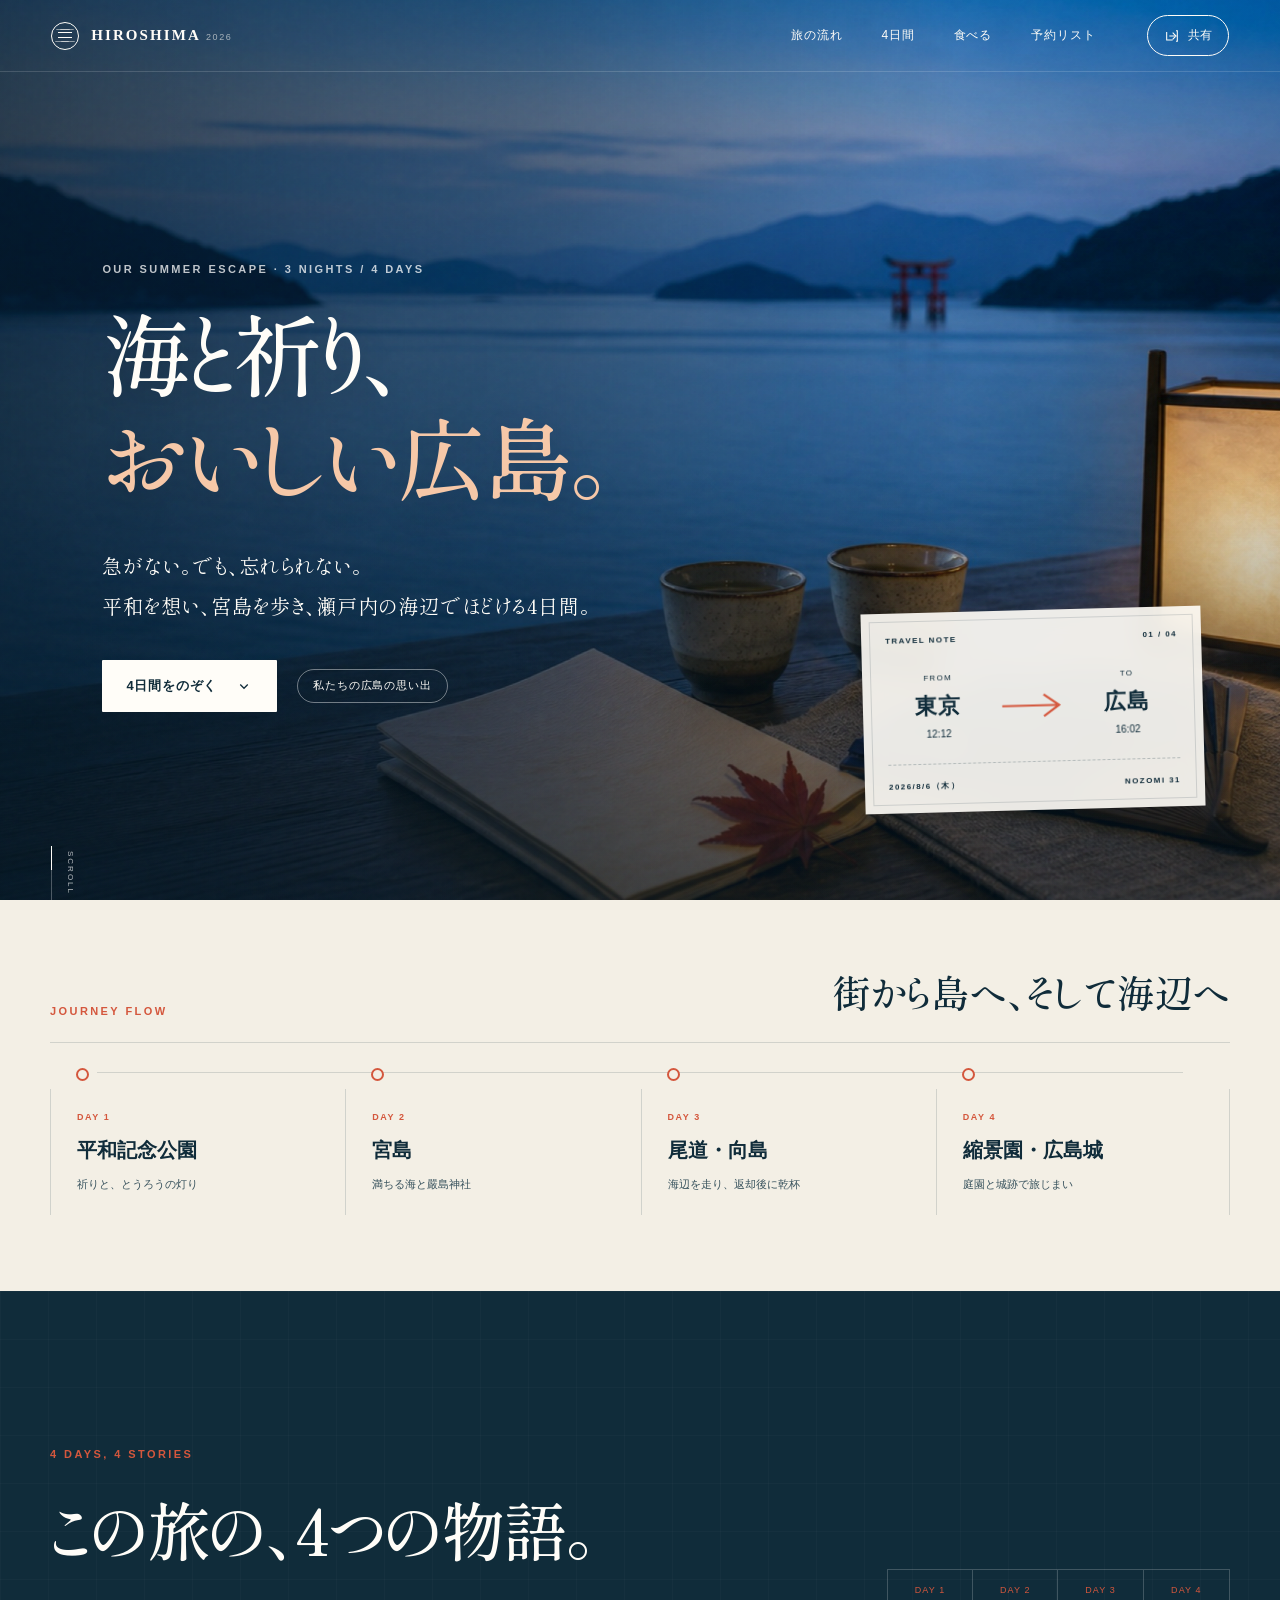
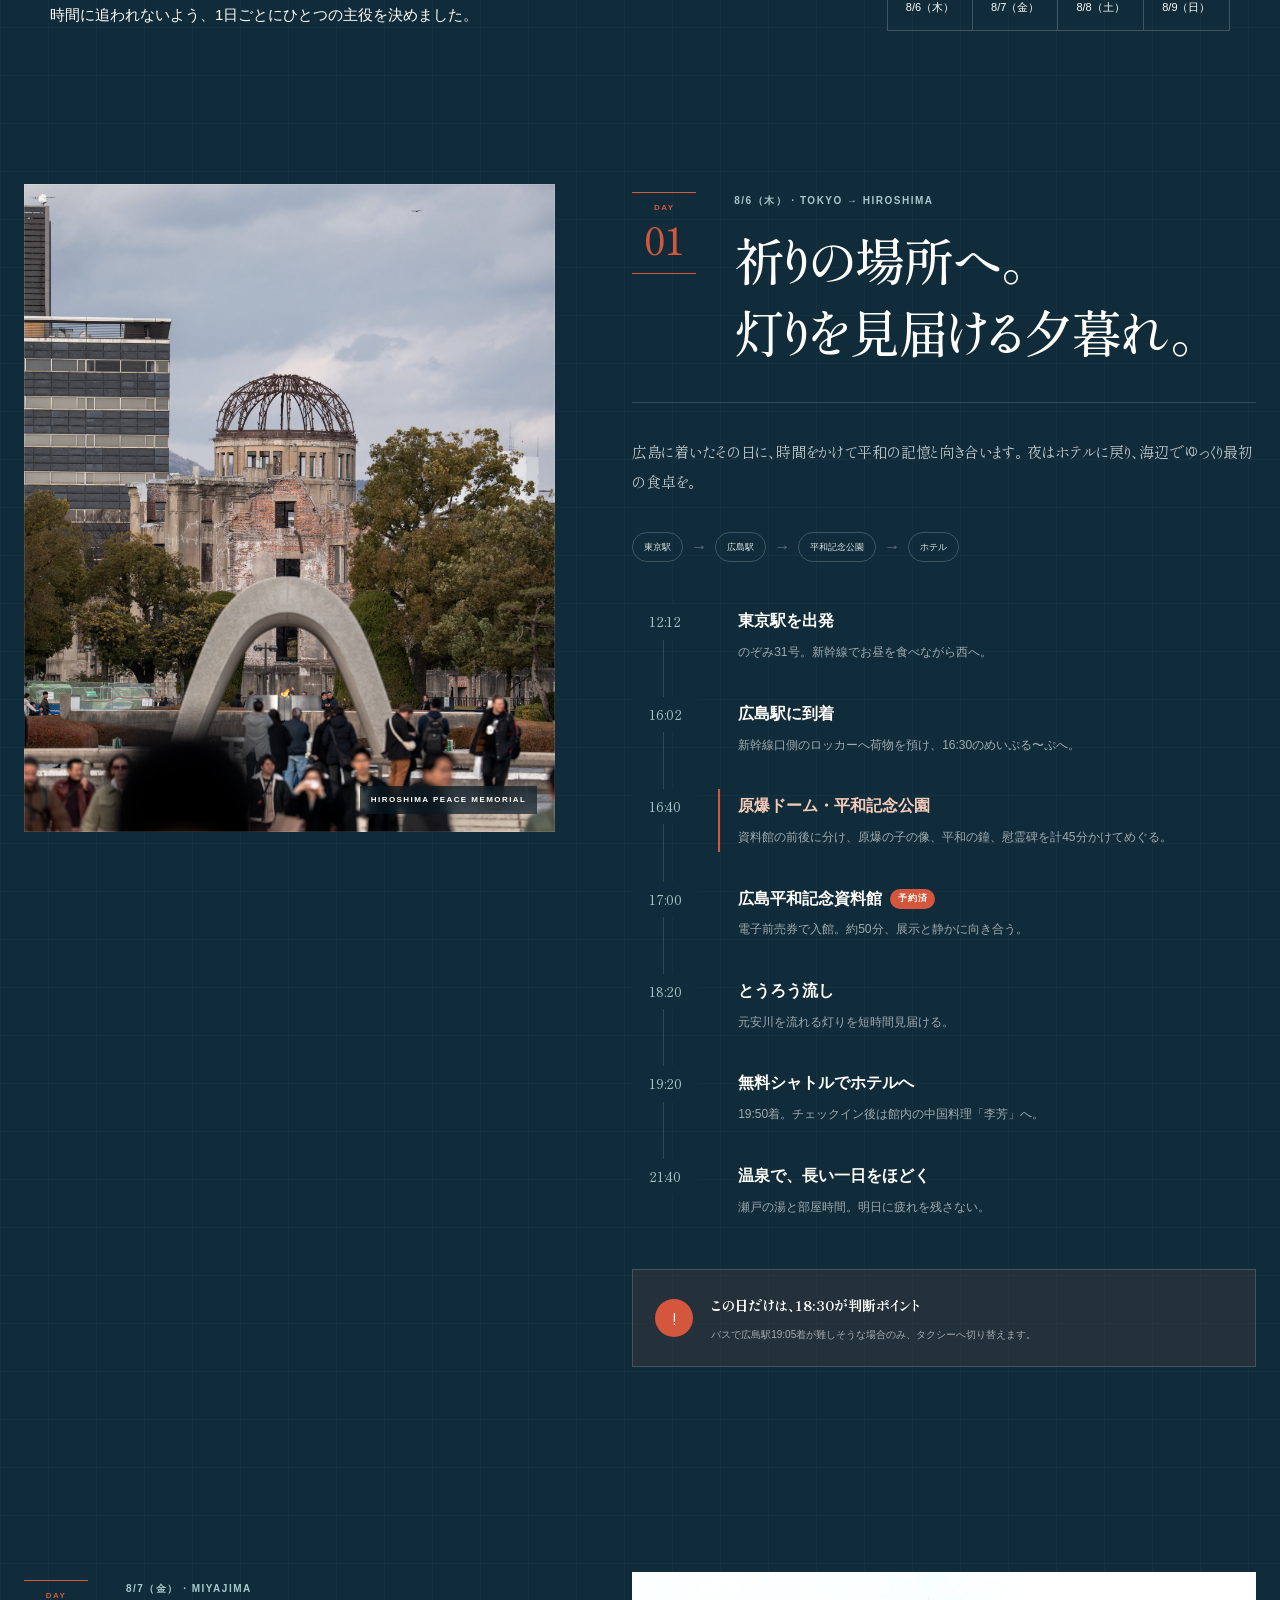
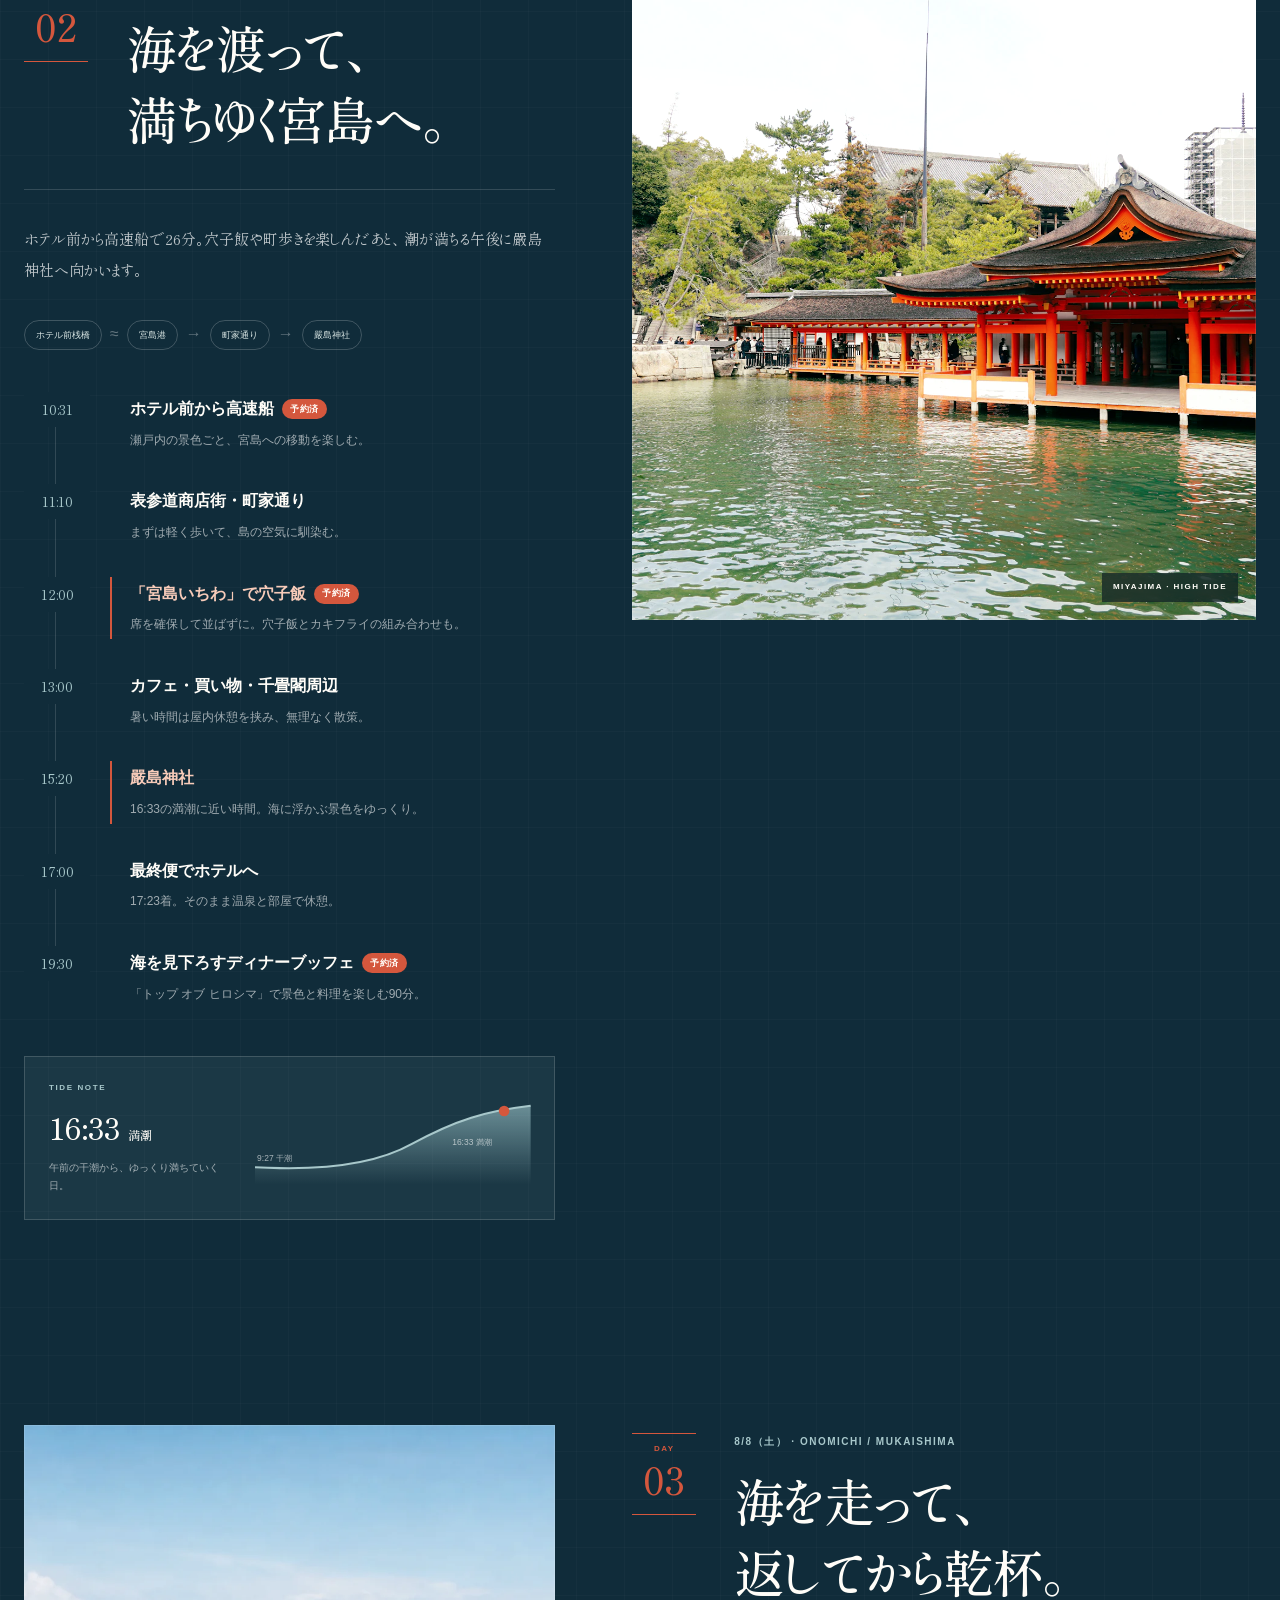
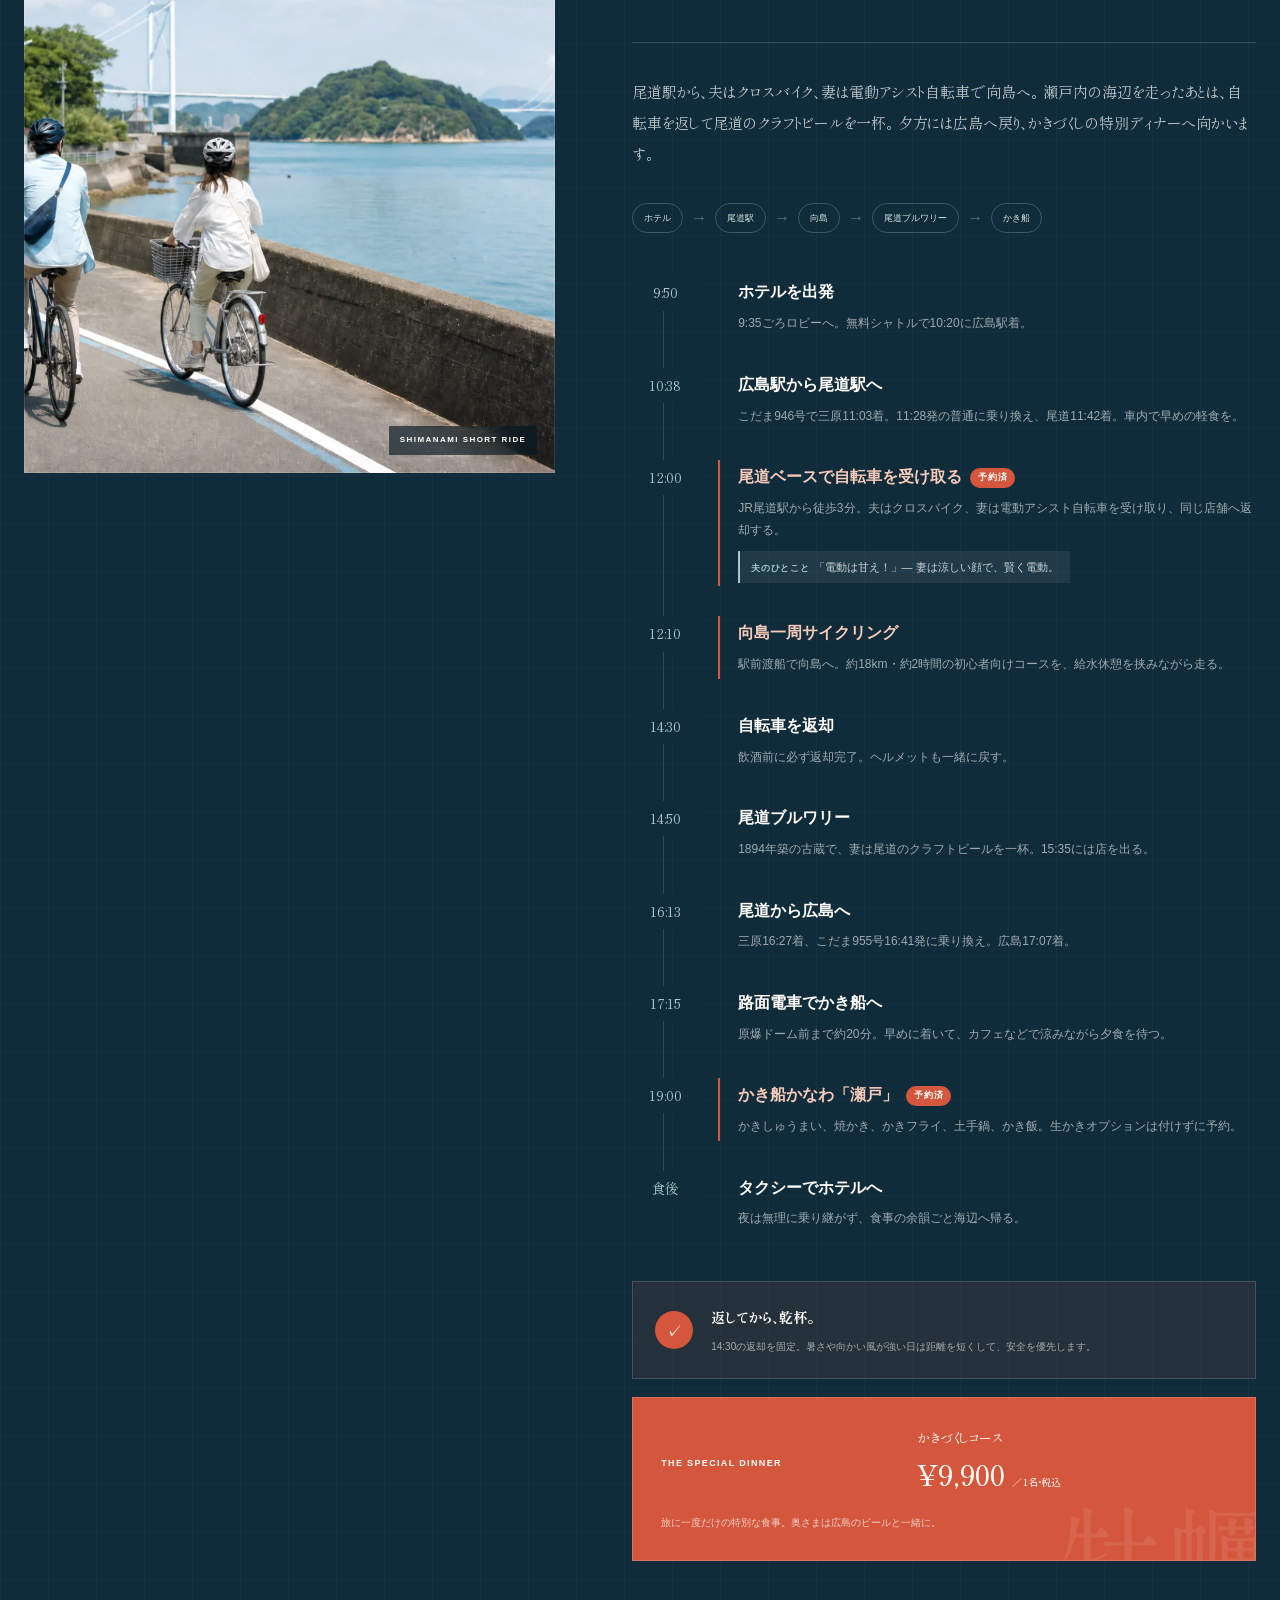
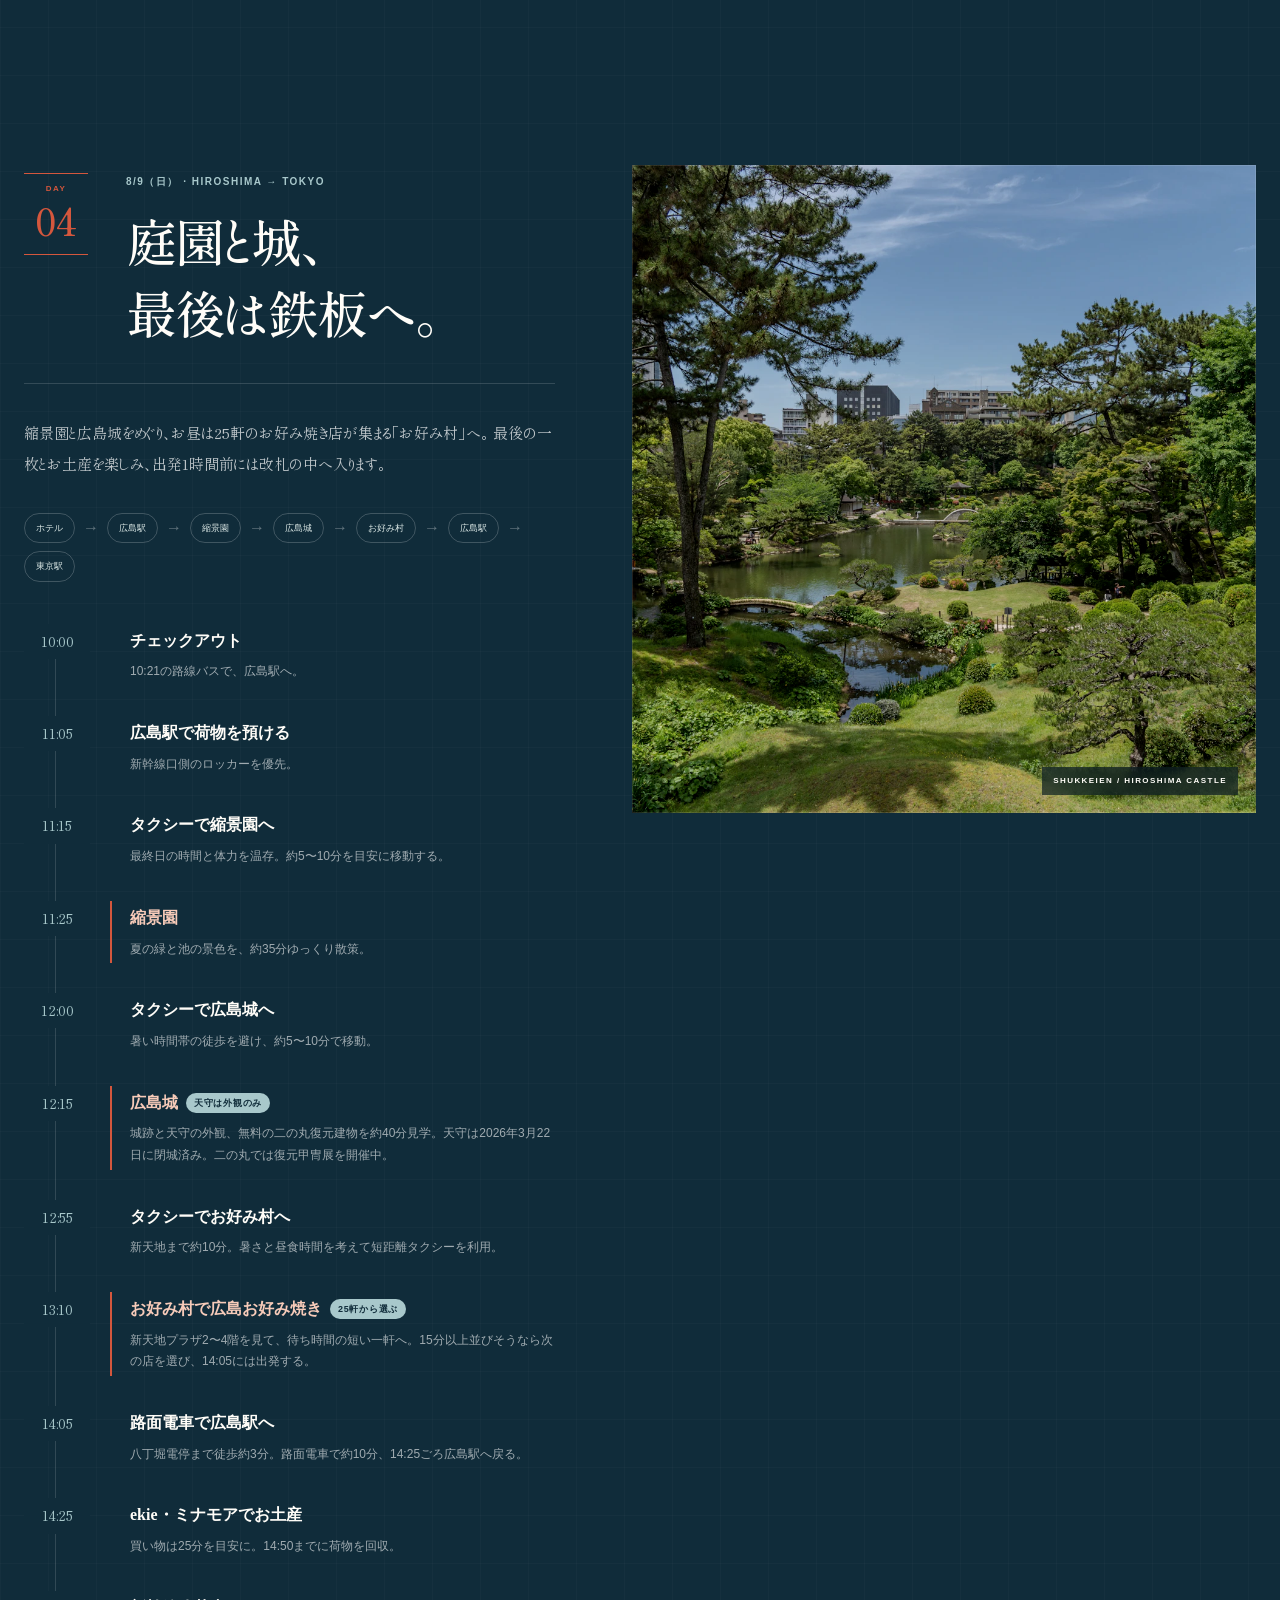
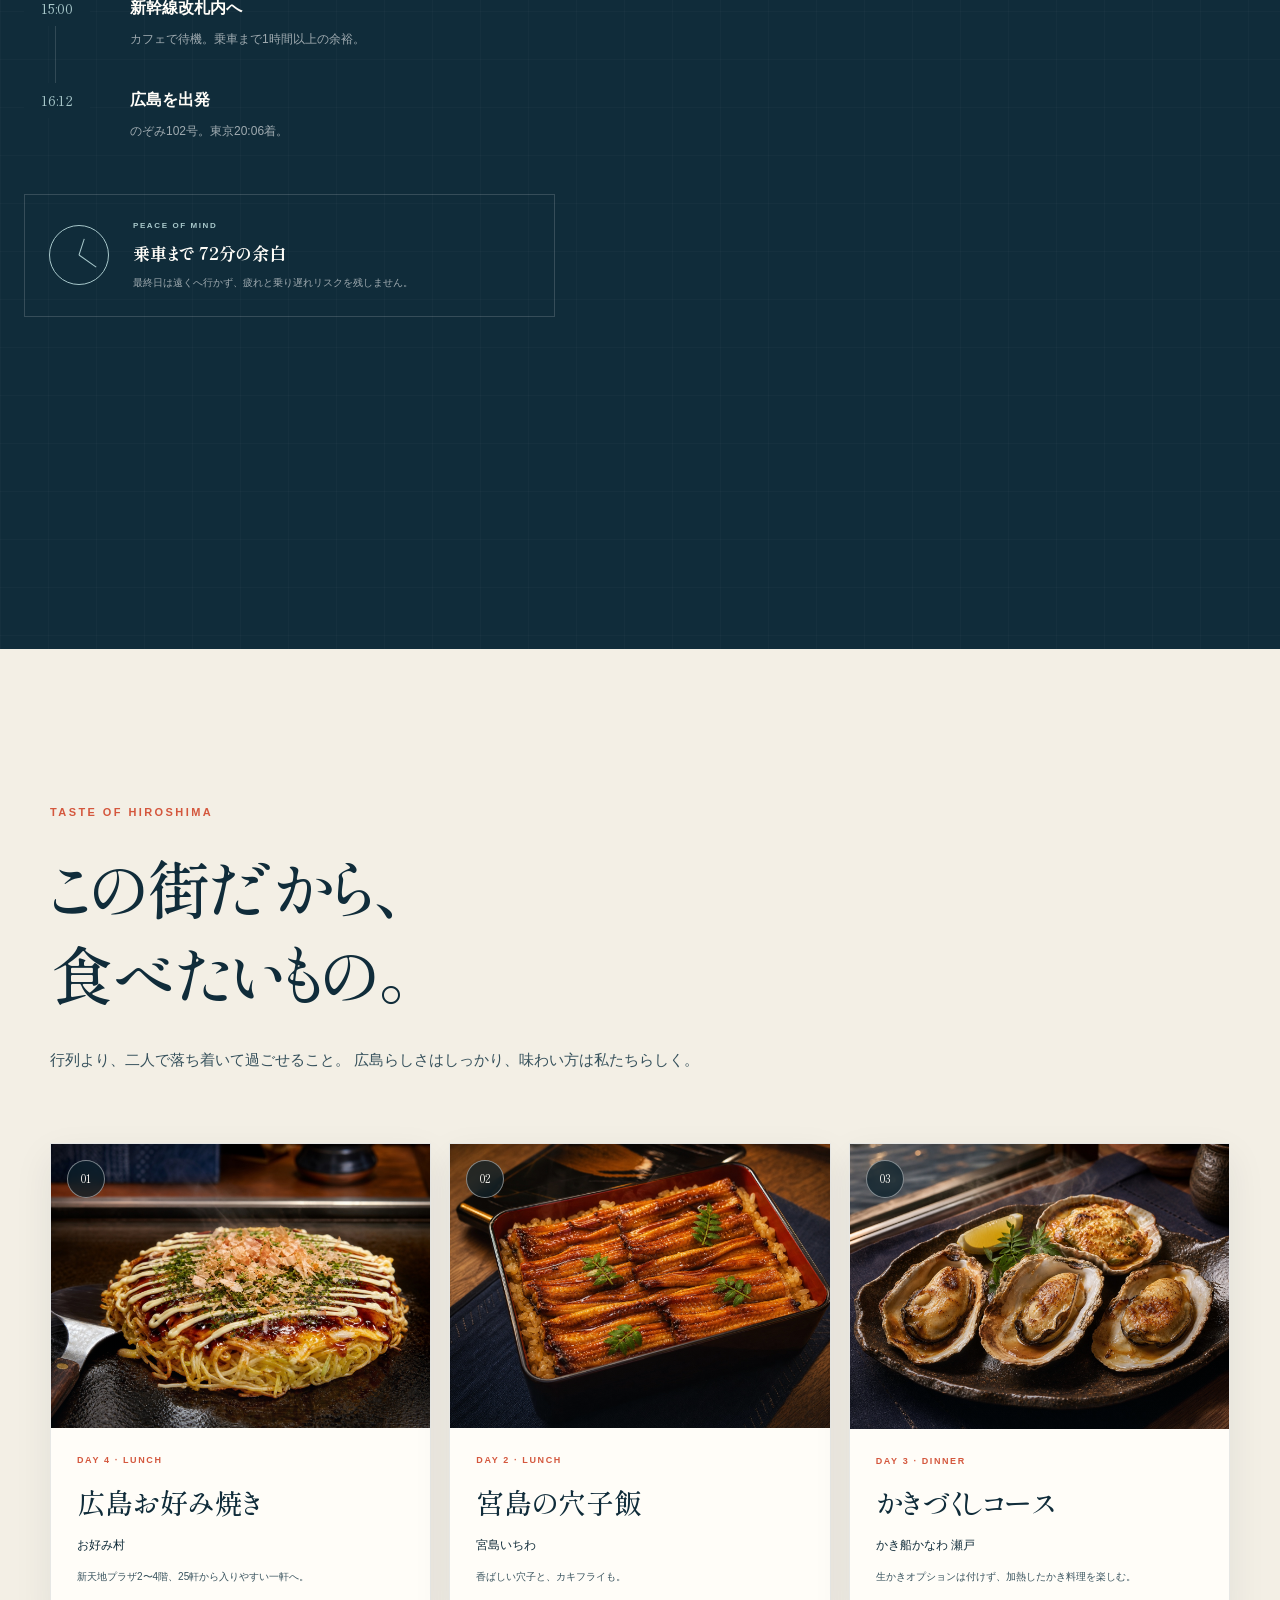
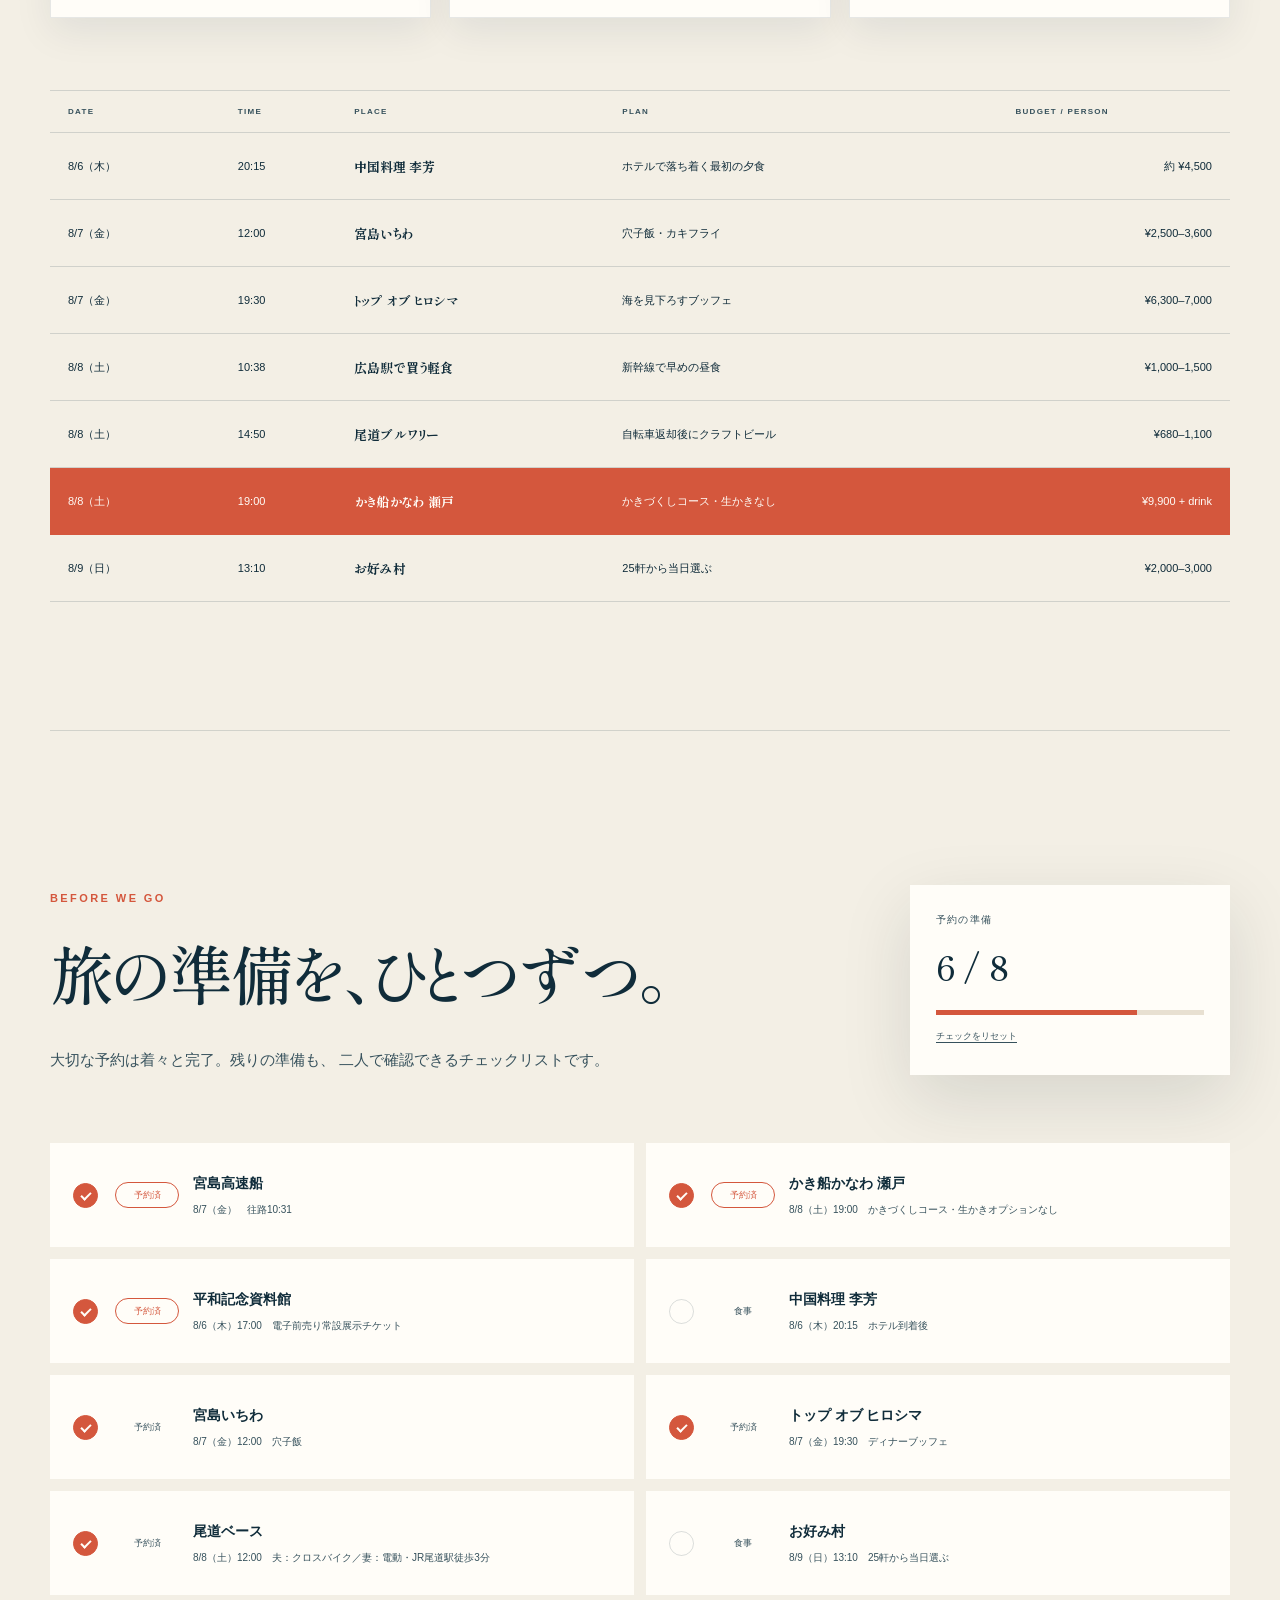
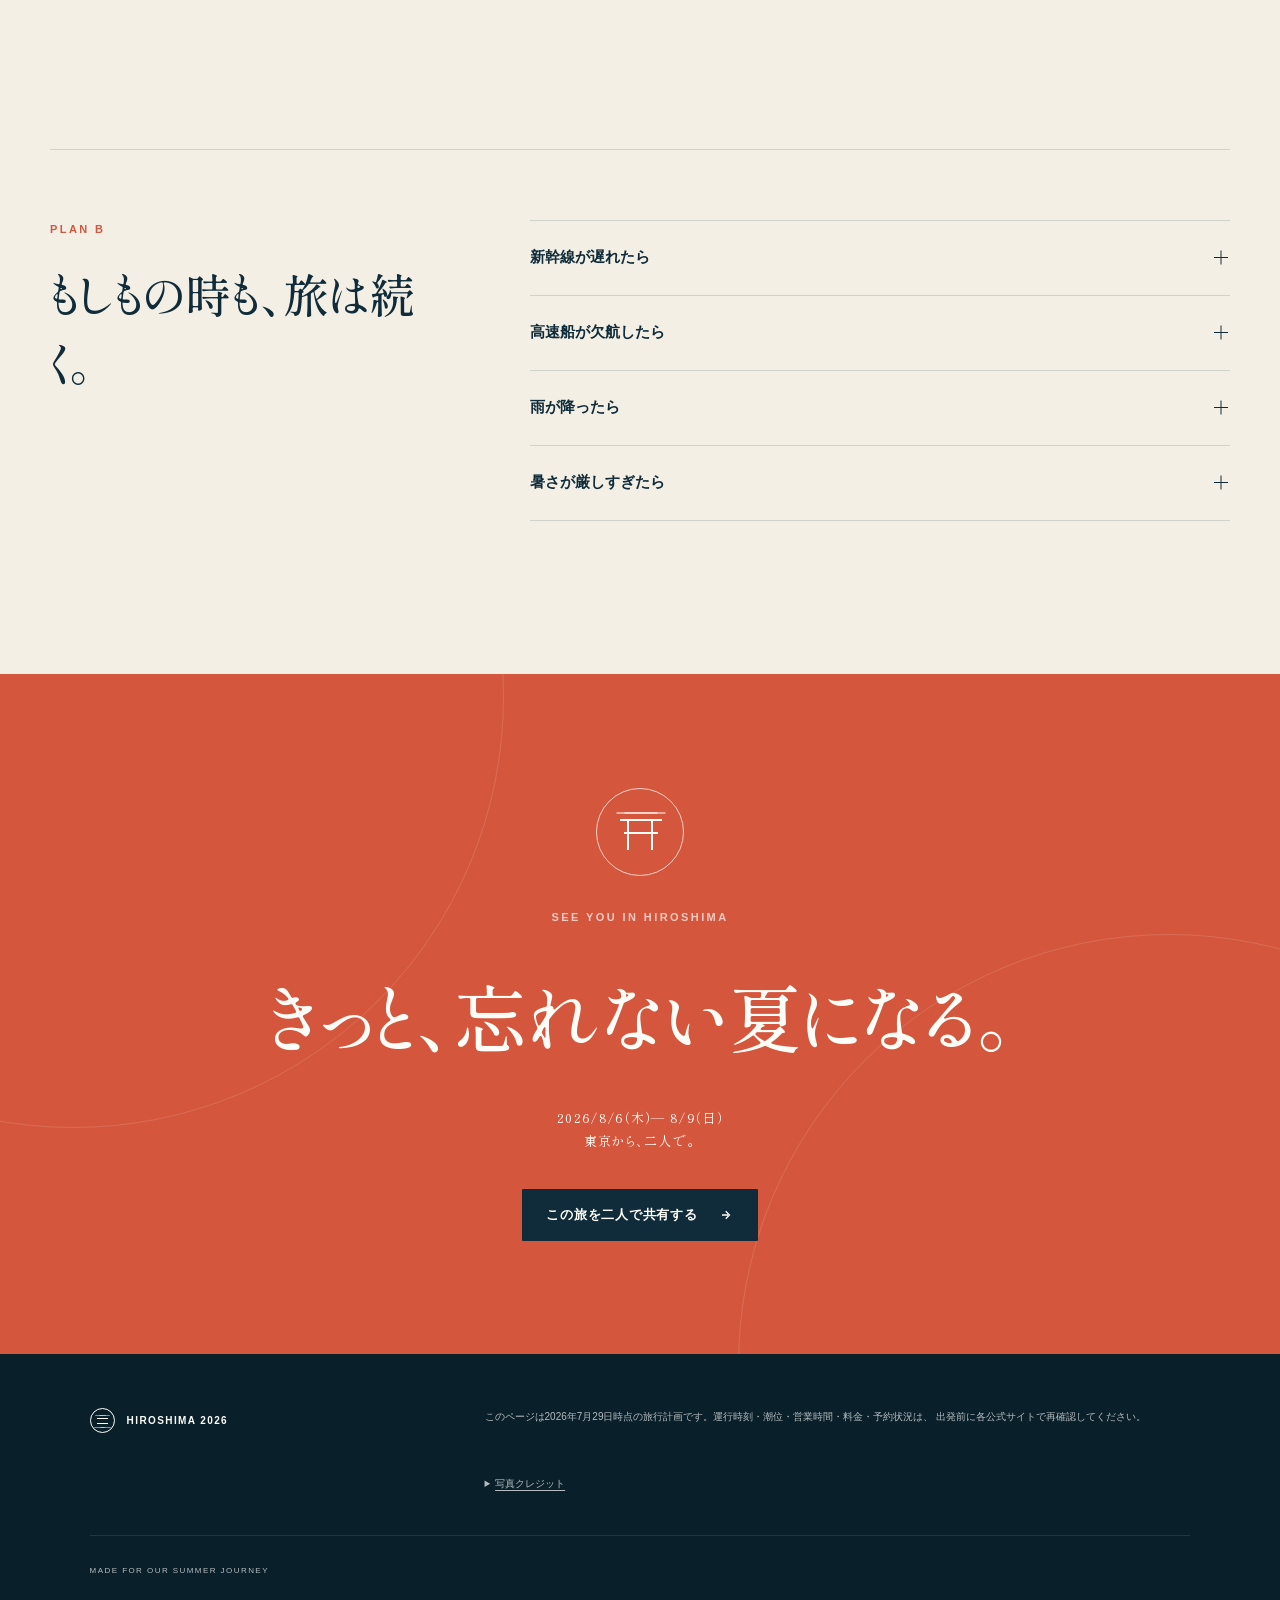
<file: index.html>
<!doctype html>
<html lang="ja">
  <head>
    <meta charset="UTF-8" />
    <meta name="viewport" content="width=device-width, initial-scale=1.0" />
    <meta
      name="description"
      content="2026年8月、夫婦でめぐる広島3泊4日。平和を想い、宮島を歩き、瀬戸内の海辺でくつろぐ旅のしおり。"
    />
    <meta name="theme-color" content="#102c3a" />
    <meta property="og:title" content="海と祈り、おいしい広島。｜3泊4日の旅" />
    <meta
      property="og:description"
      content="観光もホテル時間も、どちらも大切に。私たちらしくめぐる広島3泊4日。"
    />
    <meta property="og:type" content="website" />
    <meta property="og:image" content="assets/setouchi-hero.jpg" />
    <link rel="icon" href="assets/favicon.svg" type="image/svg+xml" />
    <link rel="preconnect" href="https://fonts.googleapis.com" />
    <link rel="preconnect" href="https://fonts.gstatic.com" crossorigin />
    <link
      href="https://fonts.googleapis.com/css2?family=Shippori+Mincho+B1:wght@400;500;600;700&family=Zen+Kaku+Gothic+New:wght@400;500;700&display=swap"
      rel="stylesheet"
    />
    <link rel="stylesheet" href="styles.css" />
    <title>海と祈り、おいしい広島。｜2026 夏</title>
  </head>
  <body>
    <a class="skip-link" href="#main">本文へスキップ</a>
    <div class="scroll-progress" aria-hidden="true">
      <span id="scroll-progress-bar"></span>
    </div>

    <header class="site-header" id="site-header">
      <a class="brand" href="#top" aria-label="ページの先頭へ">
        <span class="brand-mark" aria-hidden="true"></span>
        <span>HIROSHIMA <small>2026</small></span>
      </a>
      <nav class="desktop-nav" aria-label="メインナビゲーション">
        <a href="#overview">旅の流れ</a>
        <a href="#days">4日間</a>
        <a href="#dining">食べる</a>
        <a href="#booking">予約リスト</a>
      </nav>
      <button class="share-button share-trigger" type="button" aria-label="旅のしおりを共有">
        <svg aria-hidden="true" viewBox="0 0 24 24">
          <path d="M8 12h8M13 7l5 5-5 5M18 4h2v16h-2M4 6v12h9" />
        </svg>
        <span>共有</span>
      </button>
    </header>

    <main id="main">
      <section class="hero" id="top" aria-labelledby="hero-title">
        <div class="hero-media" role="img" aria-label="瀬戸内海を望む夕暮れのテラスと、二人分の湯呑み"></div>
        <div class="hero-shade"></div>
        <div class="hero-content">
          <p class="eyebrow hero-eyebrow">OUR SUMMER ESCAPE · 3 NIGHTS / 4 DAYS</p>
          <h1 id="hero-title">海と祈り、<br /><em>おいしい広島。</em></h1>
          <p class="hero-lead">
            急がない。でも、忘れられない。<br />
            平和を想い、宮島を歩き、瀬戸内の海辺でほどける4日間。
          </p>
          <div class="hero-actions">
            <a class="button button-primary" href="#days">
              4日間をのぞく
              <svg aria-hidden="true" viewBox="0 0 24 24"><path d="m7 10 5 5 5-5" /></svg>
            </a>
            <span class="countdown-pill" id="countdown">旅までの日数を計算中</span>
          </div>
        </div>

        <aside class="travel-ticket" aria-label="旅行の基本情報">
          <div class="ticket-top">
            <span>TRAVEL NOTE</span>
            <span>01 / 04</span>
          </div>
          <div class="ticket-route">
            <div>
              <small>FROM</small>
              <strong>東京</strong>
              <span>12:12</span>
            </div>
            <div class="route-line" aria-hidden="true">
              <span></span>
              <svg viewBox="0 0 32 16"><path d="M2 8h25M21 3l7 5-7 5" /></svg>
            </div>
            <div>
              <small>TO</small>
              <strong>広島</strong>
              <span>16:02</span>
            </div>
          </div>
          <div class="ticket-bottom">
            <span>2026/8/6（木）</span>
            <span>NOZOMI 31</span>
          </div>
        </aside>

        <a class="hero-scroll" href="#overview">
          <span>SCROLL</span>
          <i aria-hidden="true"></i>
        </a>
      </section>

      <section class="section overview" id="overview" aria-label="旅行概要">
        <div class="journey-flow reveal" aria-label="4日間の旅の流れ">
          <div class="journey-flow-title">
            <p class="eyebrow">JOURNEY FLOW</p>
            <h3>街から島へ、そして海辺へ</h3>
          </div>
          <ol>
            <li>
              <span class="flow-day">DAY 1</span>
              <strong>平和記念公園</strong>
              <small>祈りと、とうろうの灯り</small>
            </li>
            <li>
              <span class="flow-day">DAY 2</span>
              <strong>宮島</strong>
              <small>満ちる海と嚴島神社</small>
            </li>
            <li>
              <span class="flow-day">DAY 3</span>
              <strong>尾道・向島</strong>
              <small>海辺を走り、返却後に乾杯</small>
            </li>
            <li>
              <span class="flow-day">DAY 4</span>
              <strong>縮景園・広島城</strong>
              <small>庭園と城跡で旅じまい</small>
            </li>
          </ol>
        </div>
      </section>

      <section class="days-section" id="days" aria-labelledby="days-title">
        <div class="section days-intro">
          <div class="section-heading section-heading-light reveal">
            <p class="eyebrow">4 DAYS, 4 STORIES</p>
            <h2 id="days-title">この旅の、4つの物語。</h2>
            <p>時間に追われないよう、1日ごとにひとつの主役を決めました。</p>
          </div>
          <nav class="day-jump reveal" aria-label="日別スケジュール">
            <a href="#day1"><span>DAY 1</span>8/6（木）</a>
            <a href="#day2"><span>DAY 2</span>8/7（金）</a>
            <a href="#day3"><span>DAY 3</span>8/8（土）</a>
            <a href="#day4"><span>DAY 4</span>8/9（日）</a>
          </nav>
        </div>

        <article class="day-story" id="day1" data-section="day1">
          <div class="day-photo reveal">
            <img
              src="assets/peace-dome.webp"
              alt="緑に囲まれた広島の原爆ドーム"
              width="1800"
              height="1200"
              loading="lazy"
            />
            <span class="photo-caption">HIROSHIMA PEACE MEMORIAL</span>
          </div>
          <div class="day-content reveal">
            <header class="day-header">
              <div class="day-index"><span>DAY</span><strong>01</strong></div>
              <div>
                <p class="day-date">8/6（木） · TOKYO → HIROSHIMA</p>
                <h3>祈りの場所へ。<br />灯りを見届ける夕暮れ。</h3>
              </div>
            </header>
            <p class="day-summary">
              広島に着いたその日に、時間をかけて平和の記憶と向き合います。
              夜はホテルに戻り、海辺でゆっくり最初の食卓を。
            </p>

            <div class="route-chips" aria-label="移動ルート">
              <span>東京駅</span><i>→</i><span>広島駅</span><i>→</i><span>平和記念公園</span><i>→</i><span>ホテル</span>
            </div>

            <ol class="timeline">
              <li>
                <time>12:12</time>
                <div><strong>東京駅を出発</strong><p>のぞみ31号。新幹線でお昼を食べながら西へ。</p></div>
              </li>
              <li>
                <time>16:02</time>
                <div><strong>広島駅に到着</strong><p>新幹線口側のロッカーへ荷物を預け、16:30のめいぷる〜ぷへ。</p></div>
              </li>
              <li class="timeline-highlight">
                <time>16:40</time>
                <div><strong>原爆ドーム・平和記念公園</strong><p>資料館の前後に分け、原爆の子の像、平和の鐘、慰霊碑を計45分かけてめぐる。</p></div>
              </li>
              <li>
                <time>17:00</time>
                <div>
                  <div class="timeline-title">
                    <strong>広島平和記念資料館</strong>
                    <span class="reservation-badge">予約済</span>
                  </div>
                  <p>電子前売券で入館。約50分、展示と静かに向き合う。</p>
                </div>
              </li>
              <li>
                <time>18:20</time>
                <div><strong>とうろう流し</strong><p>元安川を流れる灯りを短時間見届ける。</p></div>
              </li>
              <li>
                <time>19:20</time>
                <div><strong>無料シャトルでホテルへ</strong><p>19:50着。チェックイン後は館内の中国料理「李芳」へ。</p></div>
              </li>
              <li>
                <time>21:40</time>
                <div><strong>温泉で、長い一日をほどく</strong><p>瀬戸の湯と部屋時間。明日に疲れを残さない。</p></div>
              </li>
            </ol>

            <div class="decision-note">
              <span class="decision-icon" aria-hidden="true">!</span>
              <div>
                <strong>この日だけは、18:30が判断ポイント</strong>
                <p>バスで広島駅19:05着が難しそうな場合のみ、タクシーへ切り替えます。</p>
              </div>
            </div>
          </div>
        </article>

        <article class="day-story day-story-reverse" id="day2" data-section="day2">
          <div class="day-photo reveal">
            <img
              src="assets/miyajima.webp"
              alt="海に浮かぶ嚴島神社の朱色の社殿"
              width="1800"
              height="1200"
              loading="lazy"
            />
            <span class="photo-caption">MIYAJIMA · HIGH TIDE</span>
          </div>
          <div class="day-content reveal">
            <header class="day-header">
              <div class="day-index"><span>DAY</span><strong>02</strong></div>
              <div>
                <p class="day-date">8/7（金） · MIYAJIMA</p>
                <h3>海を渡って、<br />満ちゆく宮島へ。</h3>
              </div>
            </header>
            <p class="day-summary">
              ホテル前から高速船で26分。穴子飯や町歩きを楽しんだあと、
              潮が満ちる午後に嚴島神社へ向かいます。
            </p>

            <div class="route-chips" aria-label="移動ルート">
              <span>ホテル前桟橋</span><i>≈</i><span>宮島港</span><i>→</i><span>町家通り</span><i>→</i><span>嚴島神社</span>
            </div>

            <ol class="timeline">
              <li>
                <time>10:31</time>
                <div>
                  <div class="timeline-title">
                    <strong>ホテル前から高速船</strong>
                    <span class="reservation-badge">予約済</span>
                  </div>
                  <p>瀬戸内の景色ごと、宮島への移動を楽しむ。</p>
                </div>
              </li>
              <li>
                <time>11:10</time>
                <div><strong>表参道商店街・町家通り</strong><p>まずは軽く歩いて、島の空気に馴染む。</p></div>
              </li>
              <li class="timeline-highlight">
                <time>12:00</time>
                <div>
                  <div class="timeline-title">
                    <strong>「宮島いちわ」で穴子飯</strong>
                    <span class="reservation-badge">予約済</span>
                  </div>
                  <p>席を確保して並ばずに。穴子飯とカキフライの組み合わせも。</p>
                </div>
              </li>
              <li>
                <time>13:00</time>
                <div><strong>カフェ・買い物・千畳閣周辺</strong><p>暑い時間は屋内休憩を挟み、無理なく散策。</p></div>
              </li>
              <li class="timeline-highlight">
                <time>15:20</time>
                <div><strong>嚴島神社</strong><p>16:33の満潮に近い時間。海に浮かぶ景色をゆっくり。</p></div>
              </li>
              <li>
                <time>17:00</time>
                <div>
                  <div class="timeline-title">
                    <strong>最終便でホテルへ</strong>
                  </div>
                  <p>17:23着。そのまま温泉と部屋で休憩。</p>
                </div>
              </li>
              <li>
                <time>19:30</time>
                <div>
                  <div class="timeline-title">
                    <strong>海を見下ろすディナーブッフェ</strong>
                    <span class="reservation-badge">予約済</span>
                  </div>
                  <p>「トップ オブ ヒロシマ」で景色と料理を楽しむ90分。</p>
                </div>
              </li>
            </ol>

            <div class="tide-card">
              <div>
                <span>TIDE NOTE</span>
                <strong>16:33 <small>満潮</small></strong>
                <p>午前の干潮から、ゆっくり満ちていく日。</p>
              </div>
              <svg viewBox="0 0 260 86" role="img" aria-label="9時27分の干潮から16時33分の満潮へ向かう潮位">
                <defs>
                  <linearGradient id="tide-fill" x1="0" y1="0" x2="0" y2="1">
                    <stop offset="0" stop-color="#9fc7cc" stop-opacity=".6" />
                    <stop offset="1" stop-color="#9fc7cc" stop-opacity="0" />
                  </linearGradient>
                </defs>
                <path class="tide-area" d="M0 70 C70 74 116 66 148 48 C190 25 218 17 260 12 L260 86 L0 86Z" />
                <path class="tide-line" d="M0 70 C70 74 116 66 148 48 C190 25 218 17 260 12" />
                <circle cx="235" cy="17" r="5" />
                <text x="2" y="64">9:27 干潮</text>
                <text x="186" y="49">16:33 満潮</text>
              </svg>
            </div>
          </div>
        </article>

        <article class="day-story" id="day3" data-section="day3">
          <div class="day-photo reveal">
            <img
              src="assets/onomichi-cycling.webp"
              alt="瀬戸内海を眺めながら向島の海沿いをクロスバイクと電動アシスト自転車で走る夫婦"
              width="1536"
              height="1024"
              loading="lazy"
            />
            <span class="photo-caption">SHIMANAMI SHORT RIDE</span>
          </div>
          <div class="day-content reveal">
            <header class="day-header">
              <div class="day-index"><span>DAY</span><strong>03</strong></div>
              <div>
                <p class="day-date">8/8（土） · ONOMICHI / MUKAISHIMA</p>
                <h3>海を走って、<br />返してから乾杯。</h3>
              </div>
            </header>
            <p class="day-summary">
              尾道駅から、夫はクロスバイク、妻は電動アシスト自転車で向島へ。
              瀬戸内の海辺を走ったあとは、自転車を返して尾道のクラフトビールを一杯。
              夕方には広島へ戻り、かきづくしの特別ディナーへ向かいます。
            </p>

            <div class="route-chips" aria-label="移動ルート">
              <span>ホテル</span><i>→</i><span>尾道駅</span><i>→</i><span>向島</span><i>→</i><span>尾道ブルワリー</span><i>→</i><span>かき船</span>
            </div>

            <ol class="timeline">
              <li>
                <time>9:50</time>
                <div><strong>ホテルを出発</strong><p>9:35ごろロビーへ。無料シャトルで10:20に広島駅着。</p></div>
              </li>
              <li>
                <time>10:38</time>
                <div><strong>広島駅から尾道駅へ</strong><p>こだま946号で三原11:03着。11:28発の普通に乗り換え、尾道11:42着。車内で早めの軽食を。</p></div>
              </li>
              <li class="timeline-highlight">
                <time>12:00</time>
                <div>
                  <div class="timeline-title">
                    <strong>尾道ベースで自転車を受け取る</strong>
                    <span class="reservation-badge">予約済</span>
                  </div>
                  <p>JR尾道駅から徒歩3分。夫はクロスバイク、妻は電動アシスト自転車を受け取り、同じ店舗へ返却する。</p>
                  <p class="ride-banter"><span>夫のひとこと</span>「電動は甘え！」— 妻は涼しい顔で、賢く電動。</p>
                </div>
              </li>
              <li class="timeline-highlight">
                <time>12:10</time>
                <div><strong>向島一周サイクリング</strong><p>駅前渡船で向島へ。約18km・約2時間の初心者向けコースを、給水休憩を挟みながら走る。</p></div>
              </li>
              <li>
                <time>14:30</time>
                <div><strong>自転車を返却</strong><p>飲酒前に必ず返却完了。ヘルメットも一緒に戻す。</p></div>
              </li>
              <li>
                <time>14:50</time>
                <div><strong>尾道ブルワリー</strong><p>1894年築の古蔵で、妻は尾道のクラフトビールを一杯。15:35には店を出る。</p></div>
              </li>
              <li>
                <time>16:13</time>
                <div><strong>尾道から広島へ</strong><p>三原16:27着、こだま955号16:41発に乗り換え。広島17:07着。</p></div>
              </li>
              <li>
                <time>17:15</time>
                <div><strong>路面電車でかき船へ</strong><p>原爆ドーム前まで約20分。早めに着いて、カフェなどで涼みながら夕食を待つ。</p></div>
              </li>
              <li class="timeline-highlight">
                <time>19:00</time>
                <div>
                  <div class="timeline-title">
                    <strong>かき船かなわ「瀬戸」</strong>
                    <span class="reservation-badge">予約済</span>
                  </div>
                  <p>かきしゅうまい、焼かき、かきフライ、土手鍋、かき飯。生かきオプションは付けずに予約。</p>
                </div>
              </li>
              <li>
                <time>食後</time>
                <div><strong>タクシーでホテルへ</strong><p>夜は無理に乗り継がず、食事の余韻ごと海辺へ帰る。</p></div>
              </li>
            </ol>

            <div class="decision-note">
              <div class="decision-icon" aria-hidden="true">✓</div>
              <div>
                <strong>返してから、乾杯。</strong>
                <p>14:30の返却を固定。暑さや向かい風が強い日は距離を短くして、安全を優先します。</p>
              </div>
            </div>

            <div class="special-dinner">
              <div class="special-dinner-label">THE SPECIAL DINNER</div>
              <div>
                <p>かきづくしコース</p>
                <strong>¥9,900 <small>／1名・税込</small></strong>
              </div>
              <p>旅に一度だけの特別な食事。奥さまは広島のビールと一緒に。</p>
            </div>
          </div>
        </article>

        <article class="day-story day-story-reverse" id="day4" data-section="day4">
          <div class="day-photo reveal">
            <img
              src="assets/shukkeien.webp"
              alt="緑豊かな縮景園の池と石橋"
              width="1600"
              height="1067"
              loading="lazy"
            />
            <span class="photo-caption">SHUKKEIEN / HIROSHIMA CASTLE</span>
          </div>
          <div class="day-content reveal">
            <header class="day-header">
              <div class="day-index"><span>DAY</span><strong>04</strong></div>
              <div>
                <p class="day-date">8/9（日） · HIROSHIMA → TOKYO</p>
                <h3>庭園と城、<br />最後は鉄板へ。</h3>
              </div>
            </header>
            <p class="day-summary">
              縮景園と広島城をめぐり、お昼は25軒のお好み焼き店が集まる「お好み村」へ。
              最後の一枚とお土産を楽しみ、出発1時間前には改札の中へ入ります。
            </p>

            <div class="route-chips" aria-label="移動ルート">
              <span>ホテル</span><i>→</i><span>広島駅</span><i>→</i><span>縮景園</span><i>→</i><span>広島城</span><i>→</i><span>お好み村</span><i>→</i><span>広島駅</span><i>→</i><span>東京駅</span>
            </div>

            <ol class="timeline">
              <li>
                <time>10:00</time>
                <div><strong>チェックアウト</strong><p>10:21の路線バスで、広島駅へ。</p></div>
              </li>
              <li>
                <time>11:05</time>
                <div><strong>広島駅で荷物を預ける</strong><p>新幹線口側のロッカーを優先。</p></div>
              </li>
              <li>
                <time>11:15</time>
                <div><strong>タクシーで縮景園へ</strong><p>最終日の時間と体力を温存。約5〜10分を目安に移動する。</p></div>
              </li>
              <li class="timeline-highlight">
                <time>11:25</time>
                <div><strong>縮景園</strong><p>夏の緑と池の景色を、約35分ゆっくり散策。</p></div>
              </li>
              <li>
                <time>12:00</time>
                <div><strong>タクシーで広島城へ</strong><p>暑い時間帯の徒歩を避け、約5〜10分で移動。</p></div>
              </li>
              <li class="timeline-highlight">
                <time>12:15</time>
                <div>
                  <div class="timeline-title">
                    <strong>広島城</strong>
                    <span class="action-badge">天守は外観のみ</span>
                  </div>
                  <p>城跡と天守の外観、無料の二の丸復元建物を約40分見学。天守は2026年3月22日に閉城済み。二の丸では復元甲冑展を開催中。</p>
                </div>
              </li>
              <li>
                <time>12:55</time>
                <div><strong>タクシーでお好み村へ</strong><p>新天地まで約10分。暑さと昼食時間を考えて短距離タクシーを利用。</p></div>
              </li>
              <li class="timeline-highlight">
                <time>13:10</time>
                <div>
                  <div class="timeline-title">
                    <strong>お好み村で広島お好み焼き</strong>
                    <span class="action-badge">25軒から選ぶ</span>
                  </div>
                  <p>新天地プラザ2〜4階を見て、待ち時間の短い一軒へ。15分以上並びそうなら次の店を選び、14:05には出発する。</p>
                </div>
              </li>
              <li>
                <time>14:05</time>
                <div><strong>路面電車で広島駅へ</strong><p>八丁堀電停まで徒歩約3分。路面電車で約10分、14:25ごろ広島駅へ戻る。</p></div>
              </li>
              <li>
                <time>14:25</time>
                <div><strong>ekie・ミナモアでお土産</strong><p>買い物は25分を目安に。14:50までに荷物を回収。</p></div>
              </li>
              <li>
                <time>15:00</time>
                <div><strong>新幹線改札内へ</strong><p>カフェで待機。乗車まで1時間以上の余裕。</p></div>
              </li>
              <li>
                <time>16:12</time>
                <div><strong>広島を出発</strong><p>のぞみ102号。東京20:06着。</p></div>
              </li>
            </ol>

            <div class="buffer-card">
              <div class="buffer-clock" aria-hidden="true"><span></span></div>
              <div>
                <span>PEACE OF MIND</span>
                <strong>乗車まで 72分の余白</strong>
                <p>最終日は遠くへ行かず、疲れと乗り遅れリスクを残しません。</p>
              </div>
            </div>
          </div>
        </article>
      </section>

      <section class="section dining" id="dining" aria-labelledby="dining-title">
        <div class="section-heading reveal">
          <p class="eyebrow">TASTE OF HIROSHIMA</p>
          <h2 id="dining-title">この街だから、<br />食べたいもの。</h2>
          <p>
            行列より、二人で落ち着いて過ごせること。
            広島らしさはしっかり、味わい方は私たちらしく。
          </p>
        </div>

        <div class="food-feature-grid">
          <article class="food-card reveal">
            <span class="food-number">01</span>
            <div class="food-photo">
              <img
                src="assets/food-okonomiyaki.jpg"
                alt="鉄板の上で湯気を立てる広島お好み焼き"
                width="1400"
                height="1050"
                loading="lazy"
              />
            </div>
            <div class="food-copy">
              <p class="food-day">DAY 4 · LUNCH</p>
              <h3>広島お好み焼き</h3>
              <p class="food-place">お好み村</p>
              <small>新天地プラザ2〜4階、25軒から入りやすい一軒へ。</small>
            </div>
          </article>
          <article class="food-card reveal">
            <span class="food-number">02</span>
            <div class="food-photo">
              <img
                src="assets/food-anagomeshi.jpg"
                alt="香ばしく焼かれた穴子が並ぶ宮島の穴子飯"
                width="1400"
                height="1050"
                loading="lazy"
              />
            </div>
            <div class="food-copy">
              <p class="food-day">DAY 2 · LUNCH</p>
              <h3>宮島の穴子飯</h3>
              <p class="food-place">宮島いちわ</p>
              <small>香ばしい穴子と、カキフライも。</small>
            </div>
          </article>
          <article class="food-card reveal">
            <span class="food-number">03</span>
            <div class="food-photo">
              <img
                src="assets/food-oyster-course.jpg"
                alt="香ばしく焼き上げた牡蠣と牡蠣グラタンの盛り合わせ"
                width="1400"
                height="1050"
                loading="lazy"
              />
            </div>
            <div class="food-copy">
              <p class="food-day">DAY 3 · DINNER</p>
              <h3>かきづくしコース</h3>
              <p class="food-place">かき船かなわ 瀬戸</p>
              <small>生かきオプションは付けず、加熱したかき料理を楽しむ。</small>
            </div>
          </article>
        </div>

        <div class="meal-list reveal">
          <div class="meal-list-head">
            <span>DATE</span><span>TIME</span><span>PLACE</span><span>PLAN</span><span>BUDGET / PERSON</span>
          </div>
          <div>
            <span>8/6（木）</span><span>20:15</span><strong>中国料理 李芳</strong><span>ホテルで落ち着く最初の夕食</span><em>約 ¥4,500</em>
          </div>
          <div>
            <span>8/7（金）</span><span>12:00</span><strong>宮島いちわ</strong><span>穴子飯・カキフライ</span><em>¥2,500–3,600</em>
          </div>
          <div>
            <span>8/7（金）</span><span>19:30</span><strong>トップ オブ ヒロシマ</strong><span>海を見下ろすブッフェ</span><em>¥6,300–7,000</em>
          </div>
          <div>
            <span>8/8（土）</span><span>10:38</span><strong>広島駅で買う軽食</strong><span>新幹線で早めの昼食</span><em>¥1,000–1,500</em>
          </div>
          <div>
            <span>8/8（土）</span><span>14:50</span><strong>尾道ブルワリー</strong><span>自転車返却後にクラフトビール</span><em>¥680–1,100</em>
          </div>
          <div class="meal-special">
            <span>8/8（土）</span><span>19:00</span><strong>かき船かなわ 瀬戸</strong><span>かきづくしコース・生かきなし</span><em>¥9,900 + drink</em>
          </div>
          <div>
            <span>8/9（日）</span><span>13:10</span><strong>お好み村</strong><span>25軒から当日選ぶ</span><em>¥2,000–3,000</em>
          </div>
        </div>
      </section>

      <section class="section booking" id="booking" aria-labelledby="booking-title">
        <div class="booking-intro reveal">
          <div class="section-heading">
            <p class="eyebrow">BEFORE WE GO</p>
            <h2 id="booking-title">旅の準備を、ひとつずつ。</h2>
            <p>
              大切な予約は着々と完了。残りの準備も、
              二人で確認できるチェックリストです。
            </p>
          </div>
          <div class="booking-progress" aria-live="polite">
            <span>予約の準備</span>
            <strong id="booking-count">0 / 8</strong>
            <div><i id="booking-progress-bar"></i></div>
            <button id="reset-checklist" type="button">チェックをリセット</button>
          </div>
        </div>

        <div class="checklist reveal" id="booking-checklist">
          <label class="check-item check-item-priority check-item-confirmed">
            <input type="checkbox" data-booking="ferry" data-confirmed="true" checked disabled />
            <span class="custom-check" aria-hidden="true"></span>
            <span class="check-rank">予約済</span>
            <span class="check-copy">
              <strong>宮島高速船</strong>
              <small>8/7（金）　往路10:31</small>
            </span>
          </label>
          <label class="check-item check-item-priority check-item-confirmed">
            <input type="checkbox" data-booking="kanawa" data-confirmed="true" checked disabled />
            <span class="custom-check" aria-hidden="true"></span>
            <span class="check-rank">予約済</span>
            <span class="check-copy">
              <strong>かき船かなわ 瀬戸</strong>
              <small>8/8（土）19:00　かきづくしコース・生かきオプションなし</small>
            </span>
          </label>
          <label class="check-item check-item-priority check-item-confirmed">
            <input type="checkbox" data-booking="museum" data-confirmed="true" checked disabled />
            <span class="custom-check" aria-hidden="true"></span>
            <span class="check-rank">予約済</span>
            <span class="check-copy">
              <strong>平和記念資料館</strong>
              <small>8/6（木）17:00　電子前売り常設展示チケット</small>
            </span>
          </label>
          <label class="check-item">
            <input type="checkbox" data-booking="riho" />
            <span class="custom-check" aria-hidden="true"></span>
            <span class="check-rank">食事</span>
            <span class="check-copy">
              <strong>中国料理 李芳</strong>
              <small>8/6（木）20:15　ホテル到着後</small>
            </span>
          </label>
          <label class="check-item check-item-confirmed">
            <input type="checkbox" data-booking="ichiwa" data-confirmed="true" checked disabled />
            <span class="custom-check" aria-hidden="true"></span>
            <span class="check-rank">予約済</span>
            <span class="check-copy">
              <strong>宮島いちわ</strong>
              <small>8/7（金）12:00　穴子飯</small>
            </span>
          </label>
          <label class="check-item check-item-confirmed">
            <input type="checkbox" data-booking="top" data-confirmed="true" checked disabled />
            <span class="custom-check" aria-hidden="true"></span>
            <span class="check-rank">予約済</span>
            <span class="check-copy">
              <strong>トップ オブ ヒロシマ</strong>
              <small>8/7（金）19:30　ディナーブッフェ</small>
            </span>
          </label>
          <label class="check-item check-item-confirmed">
            <input type="checkbox" data-booking="bike" data-confirmed="true" checked disabled />
            <span class="custom-check" aria-hidden="true"></span>
            <span class="check-rank">予約済</span>
            <span class="check-copy">
              <strong>尾道ベース</strong>
              <small>8/8（土）12:00　夫：クロスバイク／妻：電動・JR尾道駅徒歩3分</small>
            </span>
          </label>
          <label class="check-item">
            <input type="checkbox" data-booking="okonomiyaki" />
            <span class="custom-check" aria-hidden="true"></span>
            <span class="check-rank">食事</span>
            <span class="check-copy">
              <strong>お好み村</strong>
              <small>8/9（日）13:10　25軒から当日選ぶ</small>
            </span>
          </label>
        </div>

        <div class="contingency reveal">
          <div class="contingency-heading">
            <p class="eyebrow">PLAN B</p>
            <h3>もしもの時も、旅は続く。</h3>
          </div>
          <div class="accordion">
            <details>
              <summary><span>新幹線が遅れたら</span><i aria-hidden="true"></i></summary>
              <div>
                <p><strong>20分以内：</strong>公園40分・資料館45分に調整し、とうろう流しを短時間鑑賞。</p>
                <p><strong>20〜40分：</strong>公園・原爆ドーム・とうろう流しを優先。</p>
                <p><strong>40分超：</strong>資料館を3日目へ移し、尾道は中止。平和に関する必須観光を優先。</p>
              </div>
            </details>
            <details>
              <summary><span>高速船が欠航したら</span><i aria-hidden="true"></i></summary>
              <div><p>広島駅または宮島口へ移動し、JRと宮島口発のフェリーで宮島へ。宮島観光そのものは中止しません。</p></div>
            </details>
            <details>
              <summary><span>雨が降ったら</span><i aria-hidden="true"></i></summary>
              <div>
                <p>宮島は神社と町歩きに絞って短縮。3日目のサイクリングは中止し、尾道本通り商店街・ONOMICHI U2・カフェで過ごします。縮景園は無理せず、広島駅での食事・買い物へ置き換えます。</p>
              </div>
            </details>
            <details>
              <summary><span>暑さが厳しすぎたら</span><i aria-hidden="true"></i></summary>
              <div><p>向島一周にこだわらず、海沿いを短く往復して14:30までに返却。体調に不安があれば自転車は借りず、尾道の屋内スポットとブルワリーを楽しみます。</p></div>
            </details>
          </div>
        </div>
      </section>

      <section class="closing" aria-labelledby="closing-title">
        <div class="closing-mark" aria-hidden="true"><span></span></div>
        <p class="eyebrow">SEE YOU IN HIROSHIMA</p>
        <h2 id="closing-title">きっと、忘れない夏になる。</h2>
        <p>
          2026/8/6（木）— 8/9（日）<br />
          東京から、二人で。
        </p>
        <button class="button button-dark share-trigger" type="button">
          この旅を二人で共有する
          <svg aria-hidden="true" viewBox="0 0 24 24"><path d="M8 12h8M13 7l5 5-5 5" /></svg>
        </button>
      </section>
    </main>

    <footer>
      <div class="footer-brand">
        <span class="brand-mark" aria-hidden="true"></span>
        <strong>HIROSHIMA 2026</strong>
      </div>
      <p>
        このページは2026年7月29日時点の旅行計画です。運行時刻・潮位・営業時間・料金・予約状況は、
        出発前に各公式サイトで再確認してください。
      </p>
      <details class="photo-credits">
        <summary>写真クレジット</summary>
        <p>
          宮島・牡蠣：<a href="https://unsplash.com/@jcs_chen" target="_blank" rel="noreferrer">Zion C / Unsplash</a>　
          原爆ドーム：<a href="https://unsplash.com/@piak" target="_blank" rel="noreferrer">Josip Ivanković / Unsplash</a>　
          縮景園：<a href="https://unsplash.com/@majksner" target="_blank" rel="noreferrer">Nikola Majksner / Unsplash</a>　
          メインビジュアル・料理写真・尾道サイクリング：OpenAI ImageGenによるオリジナル（旅と料理のイメージ）
        </p>
      </details>
      <span class="footer-year">MADE FOR OUR SUMMER JOURNEY</span>
    </footer>

    <nav class="mobile-dock" aria-label="日別クイックナビゲーション">
      <a href="#day1"><span>8/6</span><strong>木</strong></a>
      <a href="#day2"><span>8/7</span><strong>金</strong></a>
      <a href="#day3"><span>8/8</span><strong>土</strong></a>
      <a href="#day4"><span>8/9</span><strong>日</strong></a>
      <button class="share-trigger" type="button"><span>共有</span><strong>↗</strong></button>
    </nav>

    <div class="toast" id="toast" role="status" aria-live="polite">URLをコピーしました</div>
    <script src="script.js"></script>
  </body>
</html>
</file>
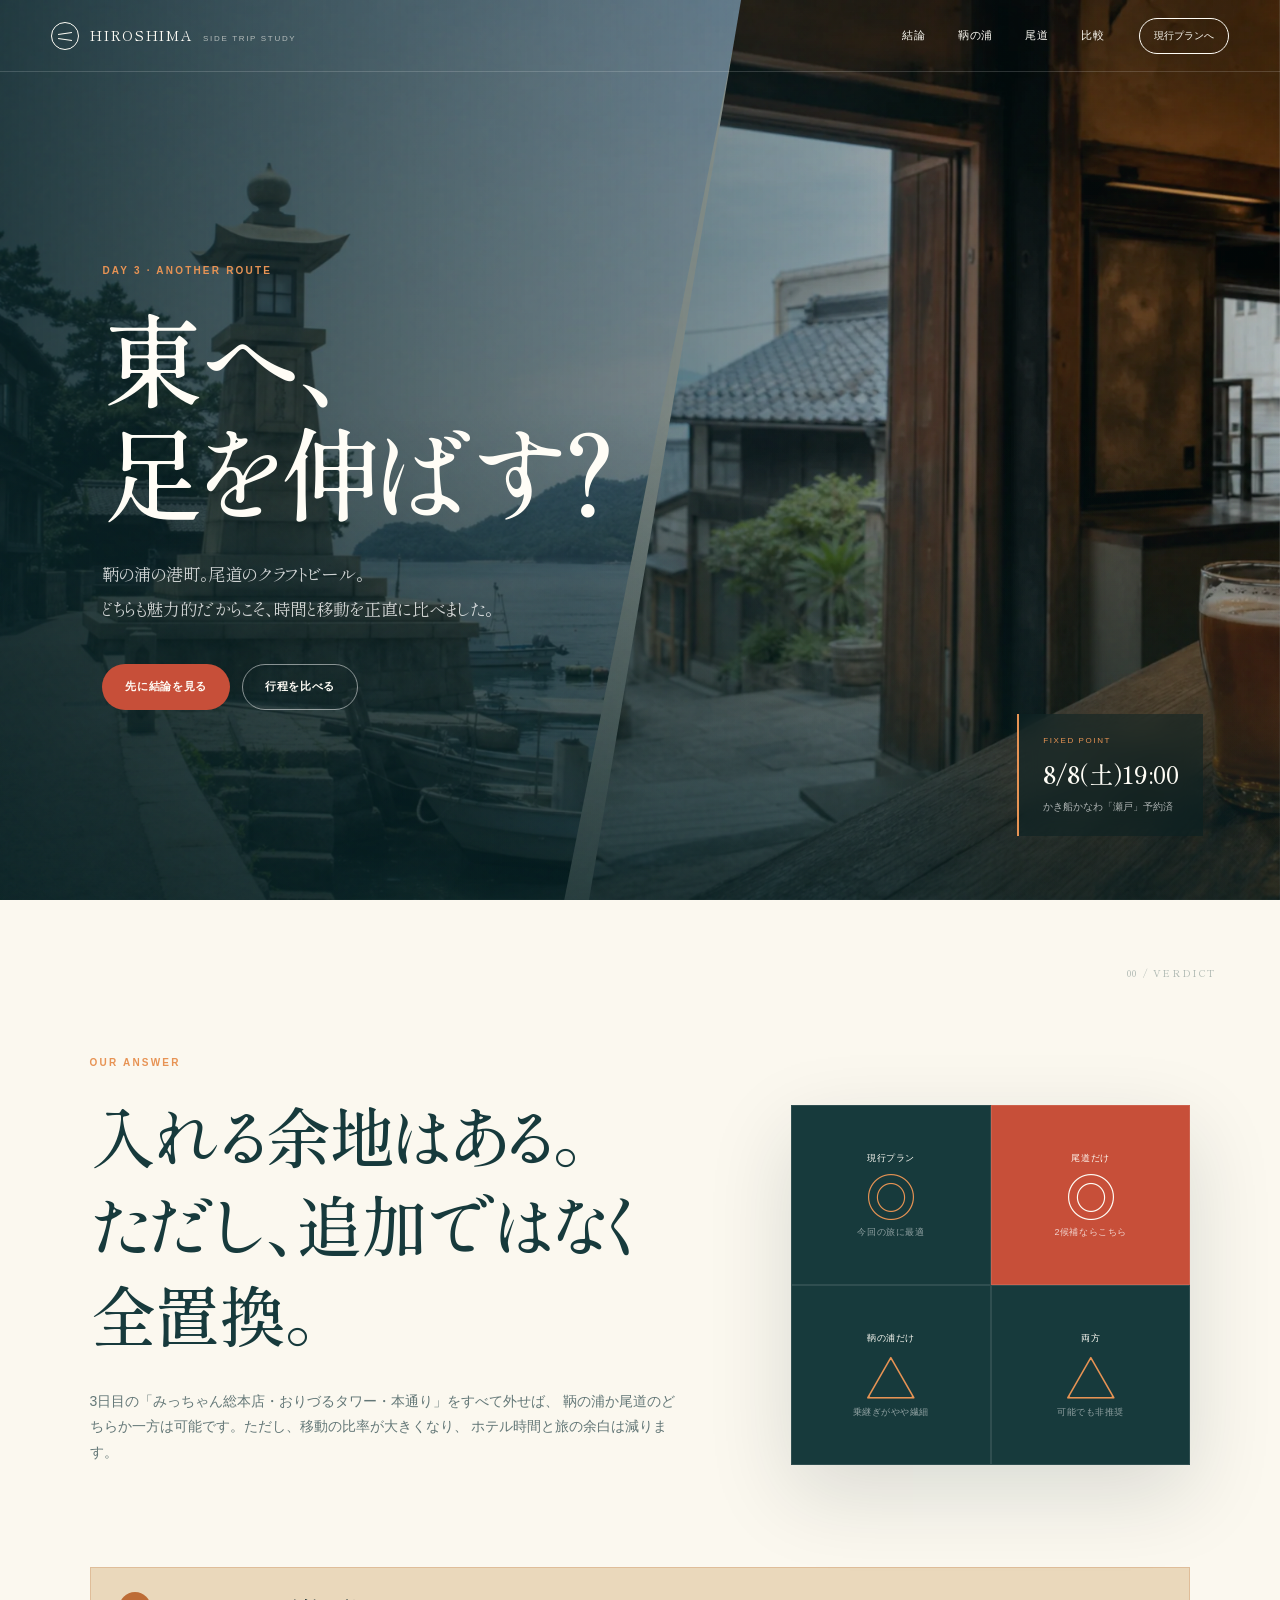
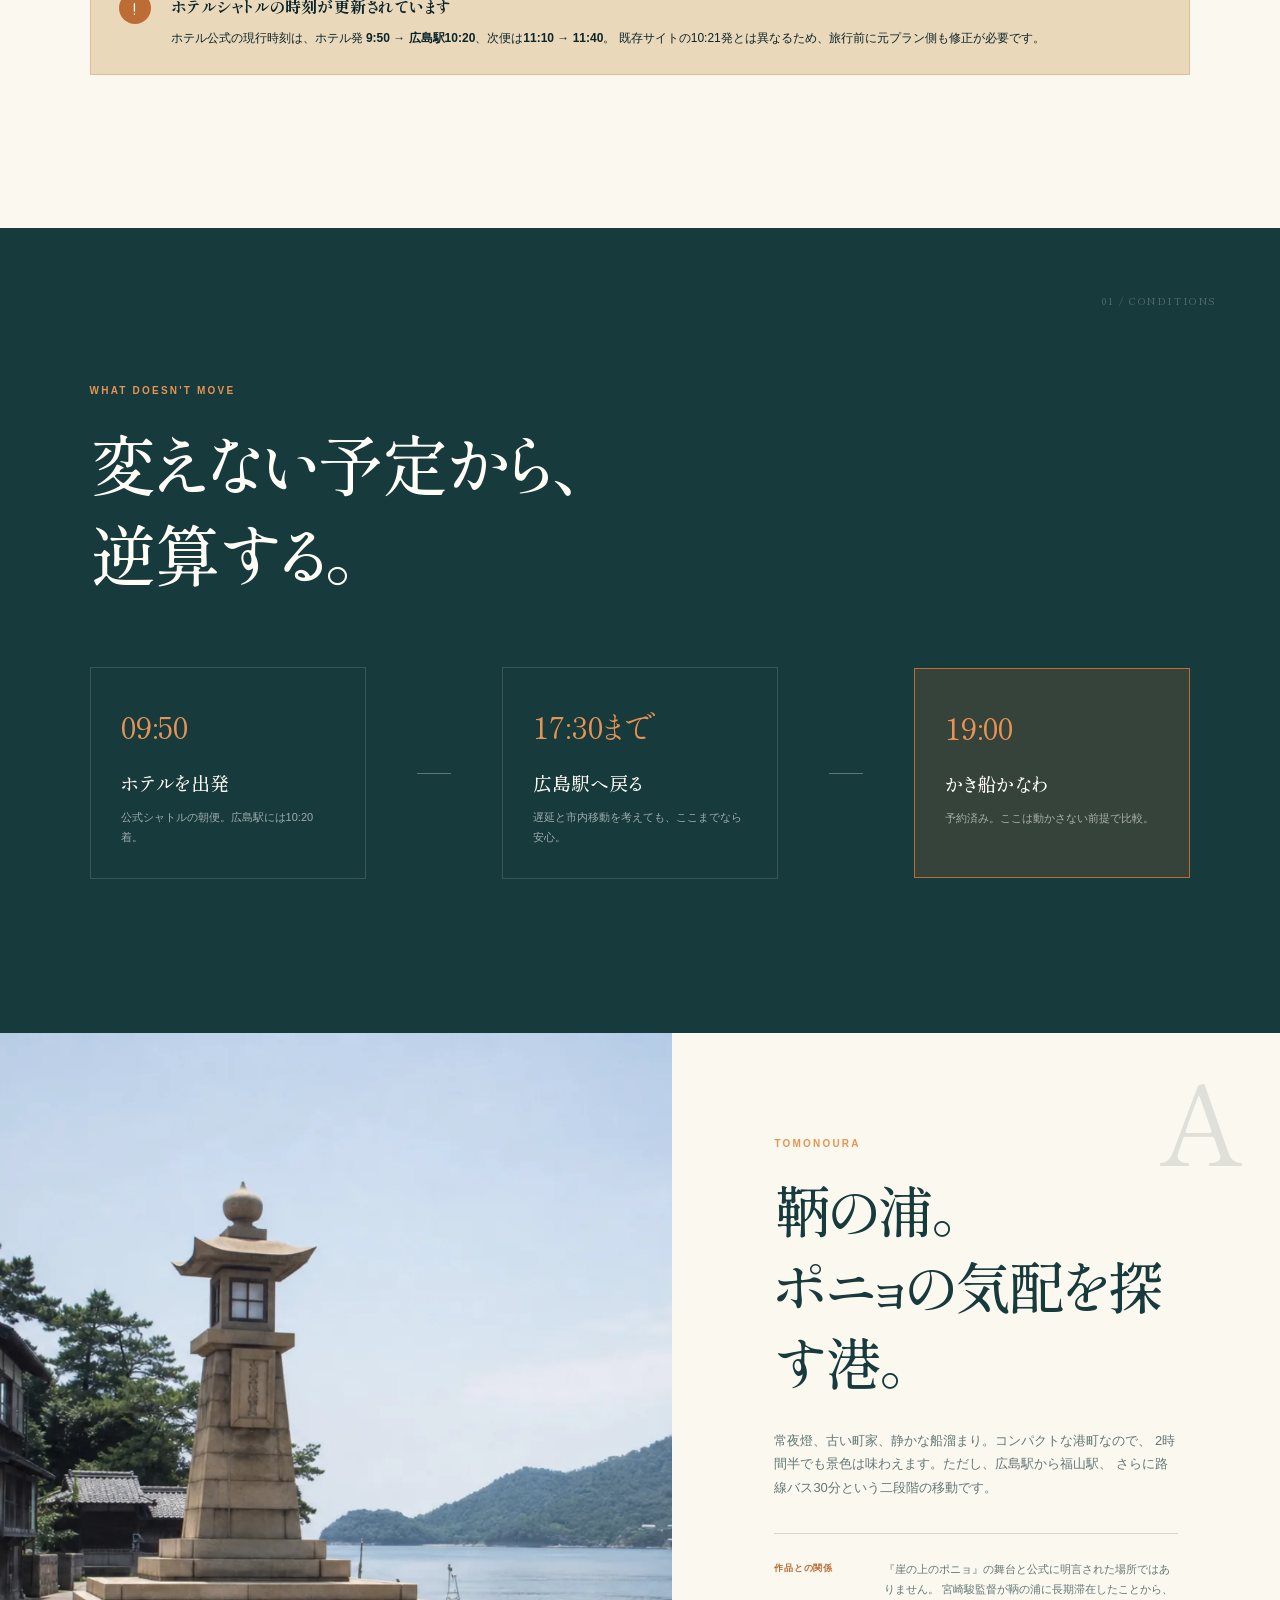
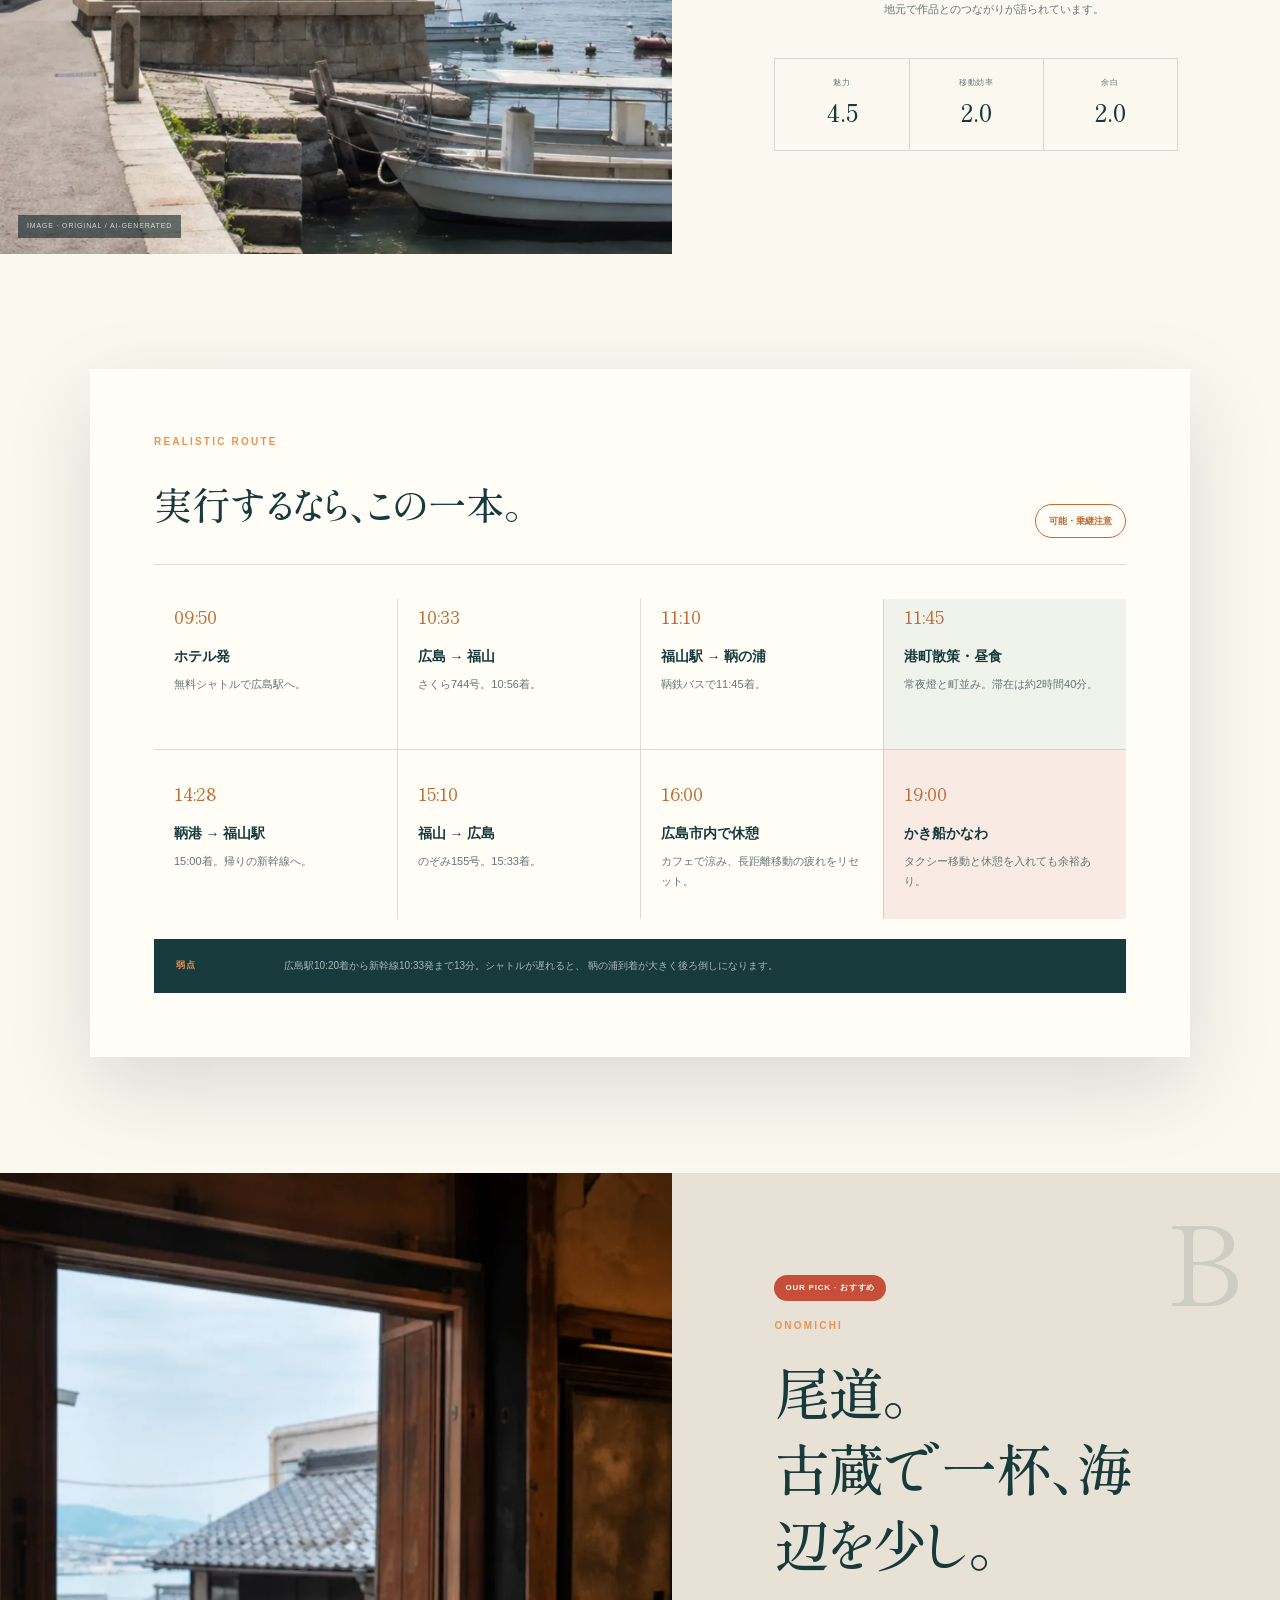
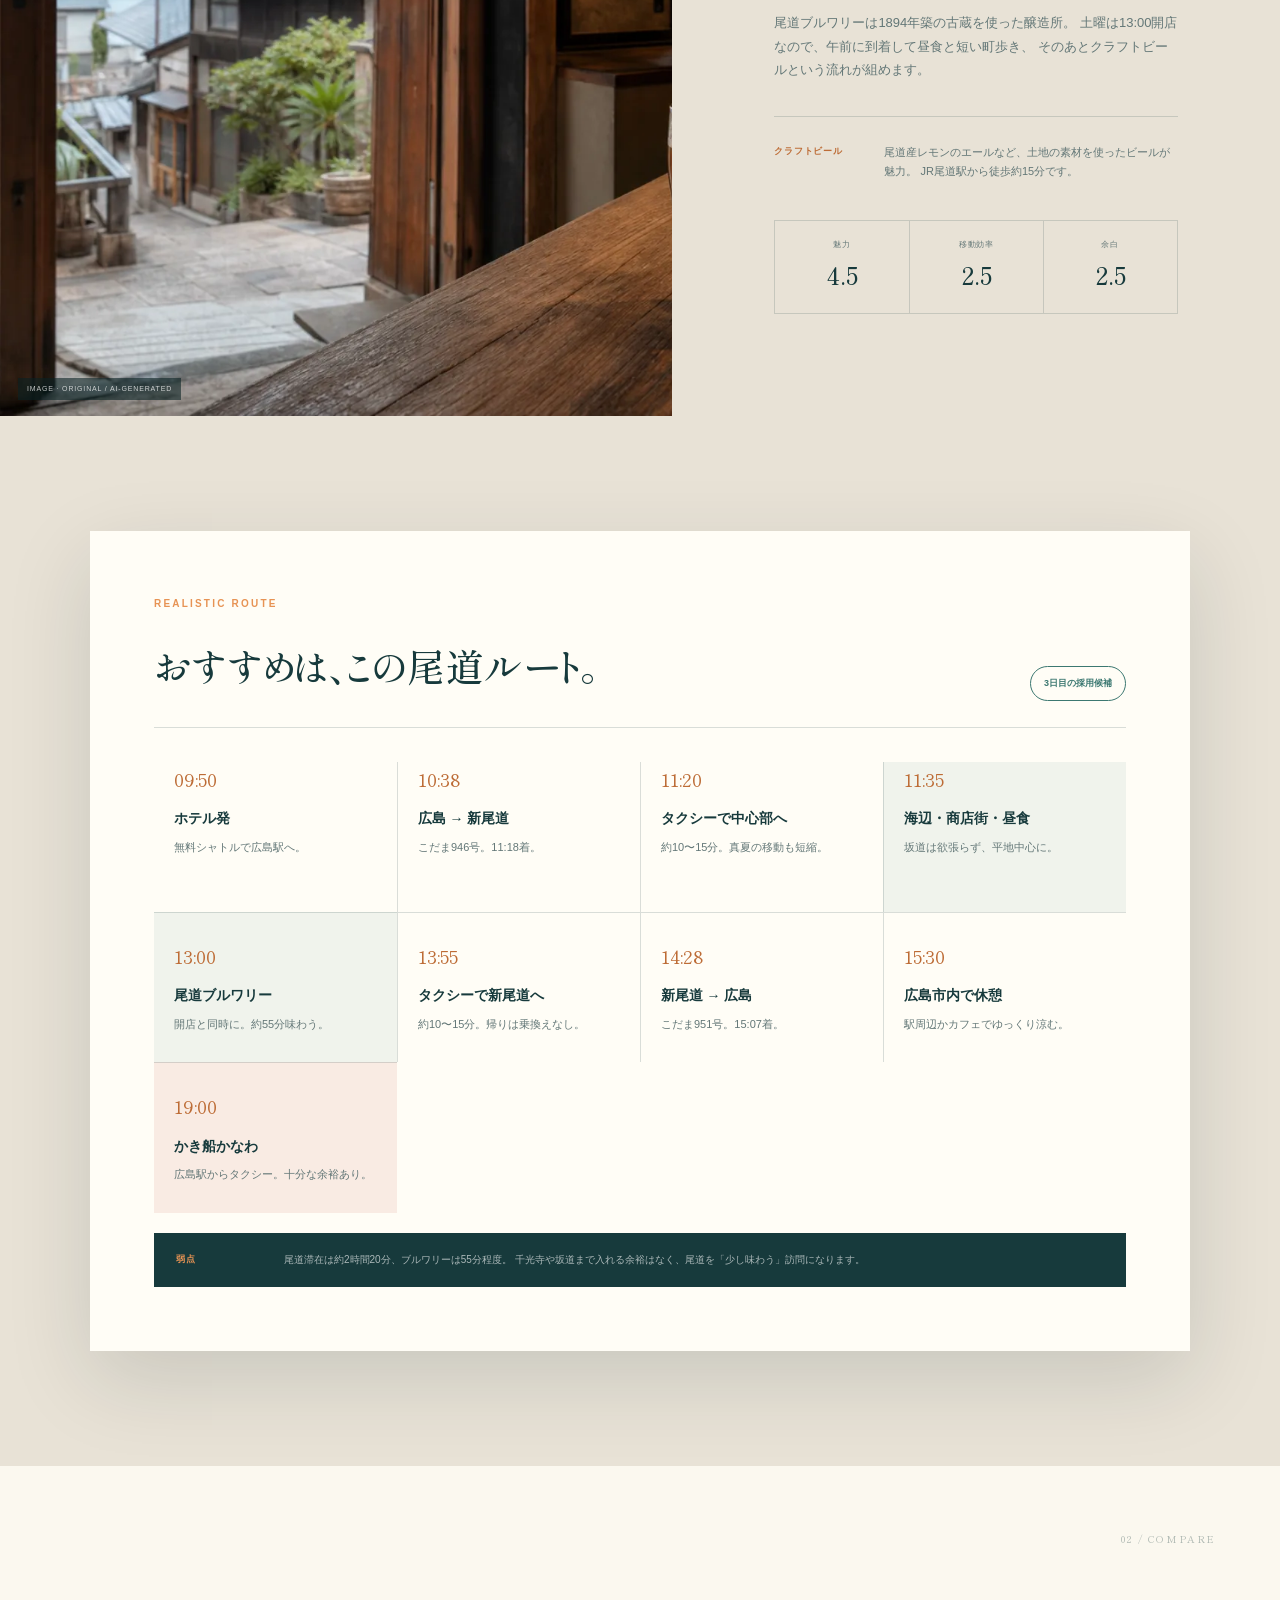
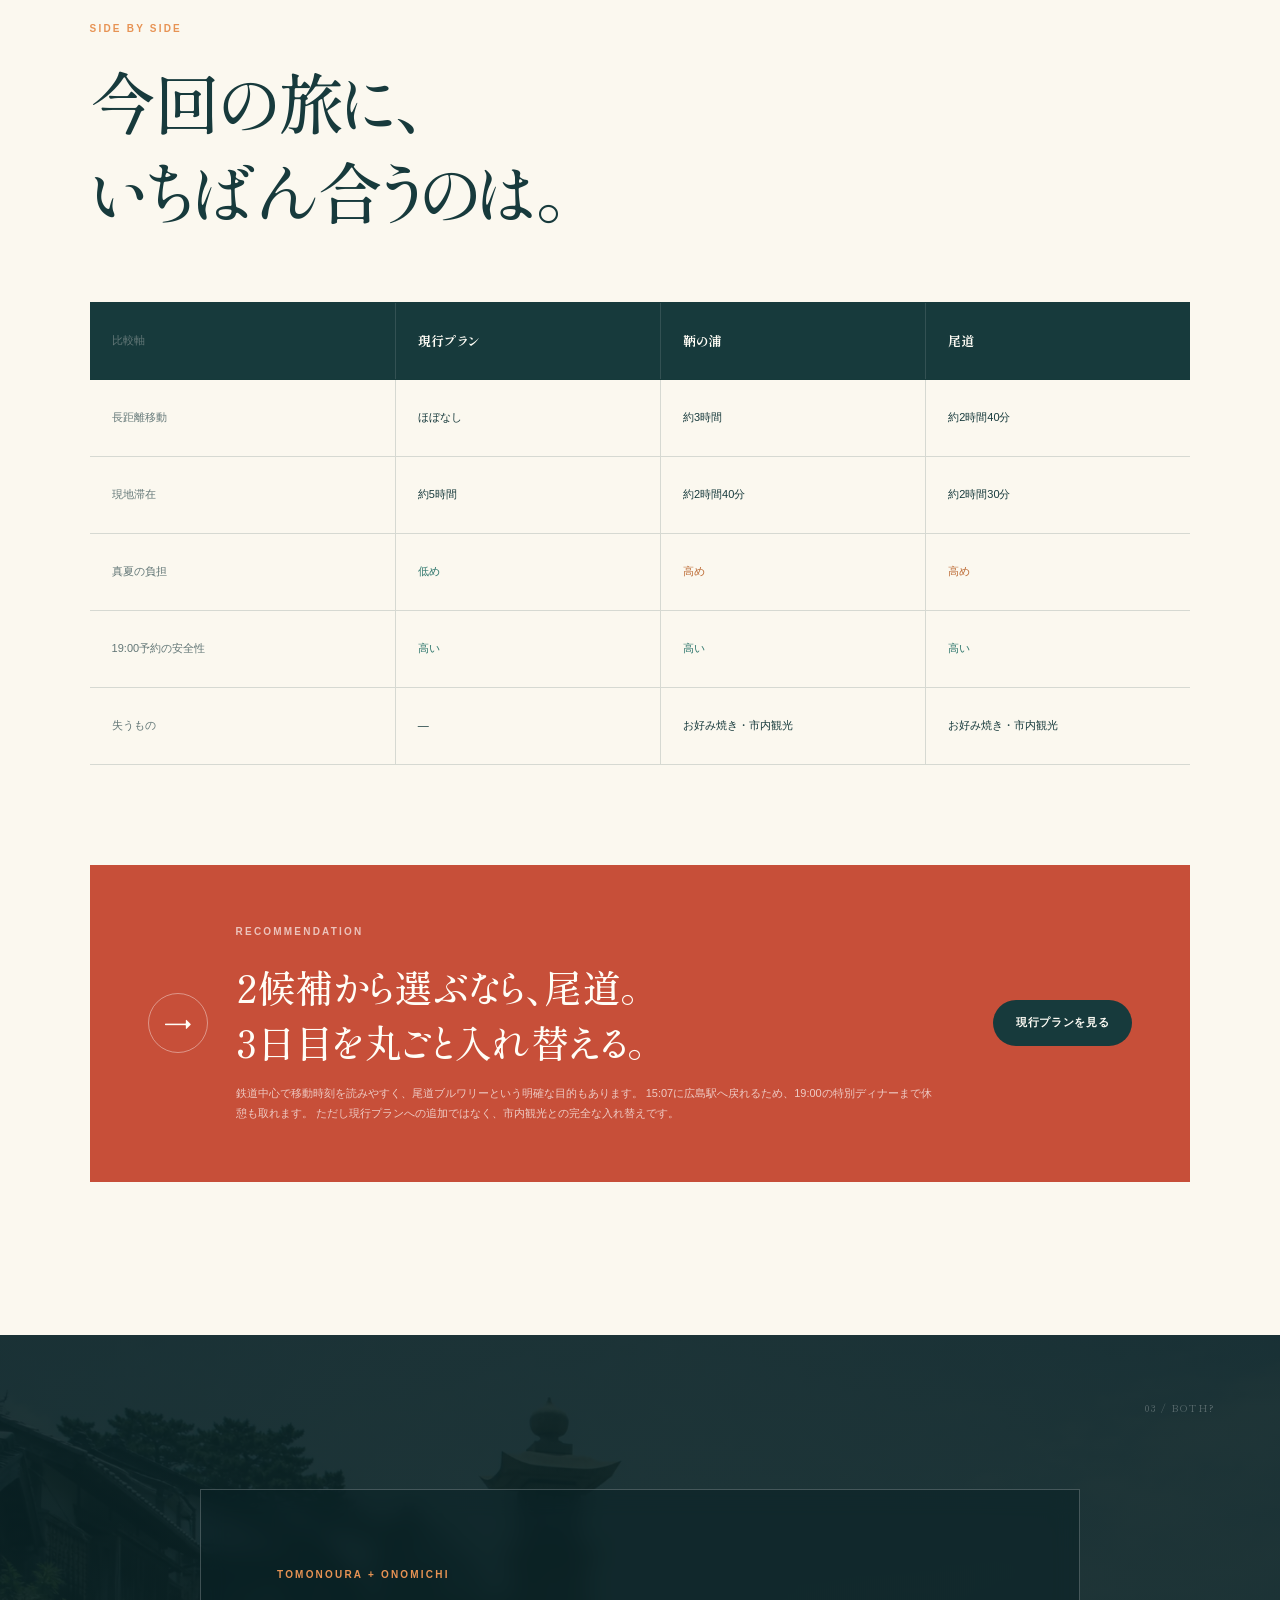
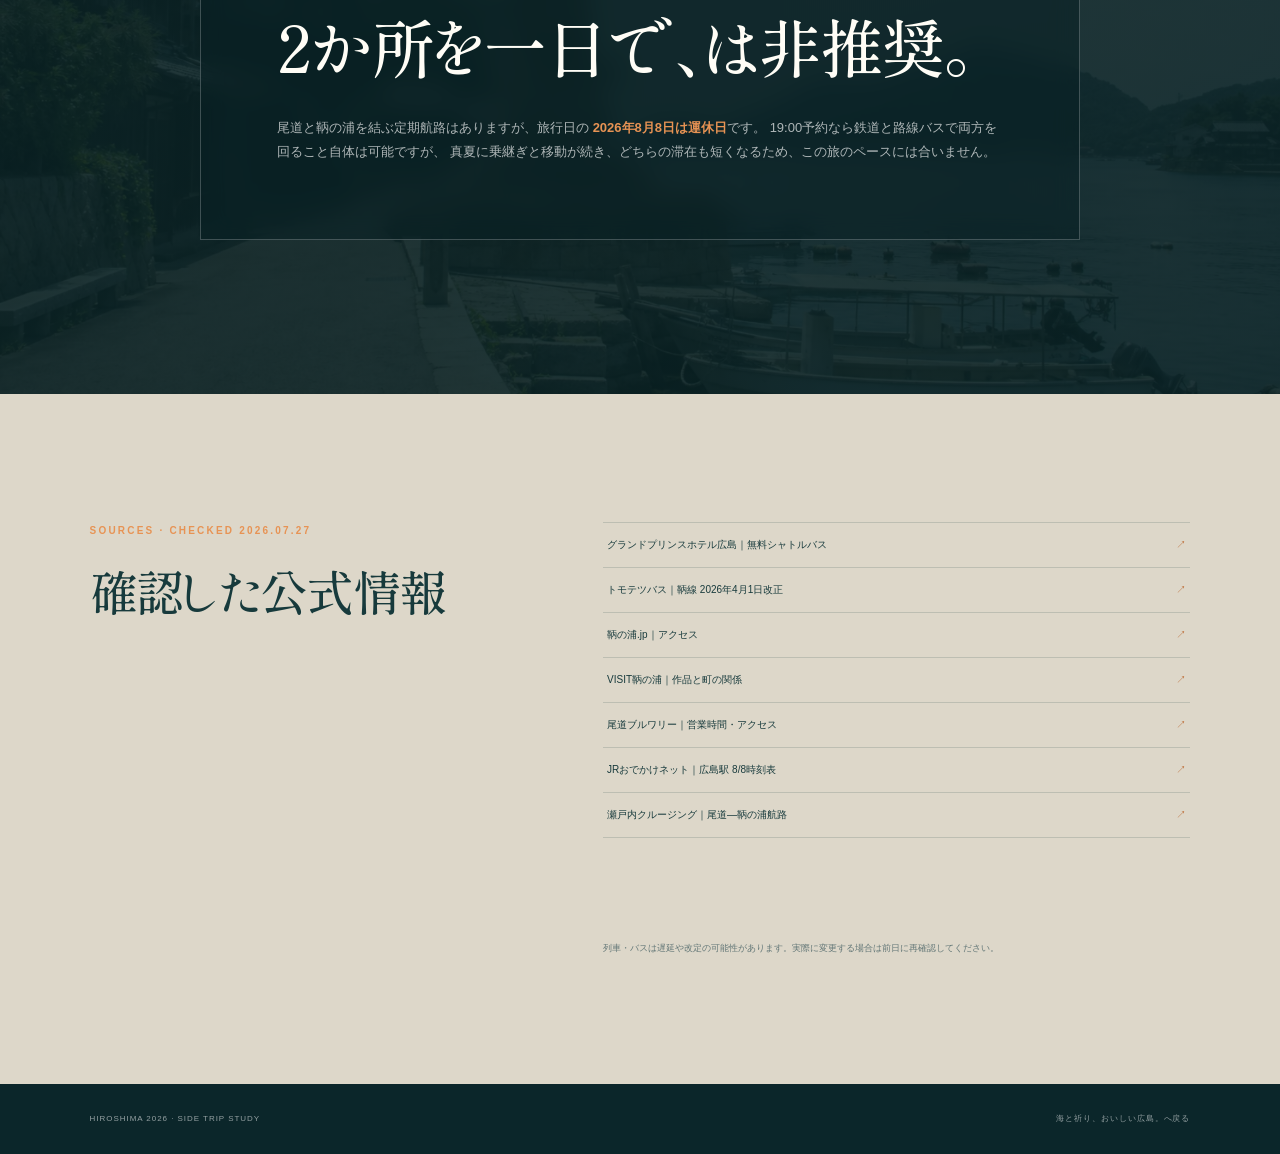
<file: alternatives/index.html>
<!doctype html>
<html lang="ja">
  <head>
    <meta charset="UTF-8" />
    <meta name="viewport" content="width=device-width, initial-scale=1" />
    <meta name="theme-color" content="#173a3c" />
    <meta name="robots" content="noindex" />
    <meta
      name="description"
      content="2026年8月8日の広島旅行に、鞆の浦または尾道を組み込めるか比較した検討サイト。"
    />
    <title>東へ、足を伸ばす？｜広島旅行・3日目の選択肢</title>
    <link rel="preconnect" href="https://fonts.googleapis.com" />
    <link rel="preconnect" href="https://fonts.gstatic.com" crossorigin />
    <link
      href="https://fonts.googleapis.com/css2?family=Shippori+Mincho+B1:wght@400;500;600;700&family=Zen+Kaku+Gothic+New:wght@400;500;700&display=swap"
      rel="stylesheet"
    />
    <link rel="icon" href="favicon.svg" type="image/svg+xml" />
    <link rel="stylesheet" href="styles.css" />
    <script src="script.js" defer></script>
  </head>
  <body>
    <a class="skip-link" href="#main">本文へ移動</a>

    <header class="site-header" id="site-header">
      <a class="brand" href="#top" aria-label="ページ上部へ">
        <span class="brand-mark" aria-hidden="true"></span>
        <span>HIROSHIMA <small>SIDE TRIP STUDY</small></span>
      </a>
      <nav aria-label="ページ内ナビゲーション">
        <a href="#verdict">結論</a>
        <a href="#tomonoura">鞆の浦</a>
        <a href="#onomichi">尾道</a>
        <a href="#compare">比較</a>
      </nav>
      <a class="back-link" href="../">現行プランへ</a>
    </header>

    <main id="main">
      <section class="hero" id="top">
        <div class="hero-visual" aria-hidden="true">
          <div class="hero-image hero-image-tomo"></div>
          <div class="hero-image hero-image-onomichi"></div>
          <div class="hero-scrim"></div>
        </div>
        <div class="hero-copy">
          <p class="eyebrow">DAY 3 · ANOTHER ROUTE</p>
          <h1>東へ、<br />足を伸ばす？</h1>
          <p class="hero-lead">
            鞆の浦の港町。尾道のクラフトビール。<br />
            どちらも魅力的だからこそ、時間と移動を正直に比べました。
          </p>
          <div class="hero-actions">
            <a class="button button-primary" href="#verdict">先に結論を見る</a>
            <a class="button button-ghost" href="#routes">行程を比べる</a>
          </div>
        </div>
        <div class="hero-note">
          <span>FIXED POINT</span>
          <strong>8/8（土）19:00</strong>
          <p>かき船かなわ「瀬戸」予約済</p>
        </div>
      </section>

      <section class="section verdict" id="verdict">
        <div class="section-label">00 / VERDICT</div>
        <div class="verdict-grid">
          <div class="verdict-copy reveal">
            <p class="eyebrow">OUR ANSWER</p>
            <h2>入れる余地はある。<br />ただし、追加ではなく全置換。</h2>
            <p>
              3日目の「みっちゃん総本店・おりづるタワー・本通り」をすべて外せば、
              鞆の浦か尾道のどちらか一方は可能です。ただし、移動の比率が大きくなり、
              ホテル時間と旅の余白は減ります。
            </p>
          </div>
          <div class="verdict-board reveal" aria-label="候補ごとの評価">
            <div>
              <span>現行プラン</span>
              <strong>◎</strong>
              <small>今回の旅に最適</small>
            </div>
            <div class="is-choice">
              <span>尾道だけ</span>
              <strong>◎</strong>
              <small>2候補ならこちら</small>
            </div>
            <div>
              <span>鞆の浦だけ</span>
              <strong>△</strong>
              <small>乗継ぎがやや繊細</small>
            </div>
            <div>
              <span>両方</span>
              <strong>△</strong>
              <small>可能でも非推奨</small>
            </div>
          </div>
        </div>

        <aside class="update-alert reveal">
          <div class="alert-icon" aria-hidden="true">!</div>
          <div>
            <strong>ホテルシャトルの時刻が更新されています</strong>
            <p>
              ホテル公式の現行時刻は、ホテル発
              <b>9:50 → 広島駅10:20</b>、次便は<b>11:10 → 11:40</b>。
              既存サイトの10:21発とは異なるため、旅行前に元プラン側も修正が必要です。
            </p>
          </div>
        </aside>
      </section>

      <section class="section fixed-conditions" id="routes">
        <div class="section-label">01 / CONDITIONS</div>
        <div class="section-heading reveal">
          <p class="eyebrow">WHAT DOESN'T MOVE</p>
          <h2>変えない予定から、<br />逆算する。</h2>
        </div>
        <div class="condition-row reveal">
          <article>
            <span>09:50</span>
            <h3>ホテルを出発</h3>
            <p>公式シャトルの朝便。広島駅には10:20着。</p>
          </article>
          <div class="condition-line" aria-hidden="true"></div>
          <article>
            <span>17:30まで</span>
            <h3>広島駅へ戻る</h3>
            <p>遅延と市内移動を考えても、ここまでなら安心。</p>
          </article>
          <div class="condition-line" aria-hidden="true"></div>
          <article class="is-fixed">
            <span>19:00</span>
            <h3>かき船かなわ</h3>
            <p>予約済み。ここは動かさない前提で比較。</p>
          </article>
        </div>
      </section>

      <section class="destination destination-tomo" id="tomonoura">
        <div class="destination-photo reveal">
          <img
            src="assets/tomonoura.webp"
            alt="鞆の浦を思わせる常夜燈と穏やかな港町"
            width="1800"
            height="1125"
            loading="lazy"
          />
          <span>IMAGE · ORIGINAL / AI-GENERATED</span>
        </div>
        <div class="destination-copy reveal">
          <div class="destination-number">A</div>
          <p class="eyebrow">TOMONOURA</p>
          <h2>鞆の浦。<br />ポニョの気配を探す港。</h2>
          <p class="destination-intro">
            常夜燈、古い町家、静かな船溜まり。コンパクトな港町なので、
            2時間半でも景色は味わえます。ただし、広島駅から福山駅、
            さらに路線バス30分という二段階の移動です。
          </p>
          <div class="fact-note">
            <span>作品との関係</span>
            <p>
              『崖の上のポニョ』の舞台と公式に明言された場所ではありません。
              宮崎駿監督が鞆の浦に長期滞在したことから、地元で作品とのつながりが語られています。
            </p>
          </div>
          <div class="score-row" aria-label="鞆の浦の評価">
            <div><span>魅力</span><strong>4.5</strong></div>
            <div><span>移動効率</span><strong>2.0</strong></div>
            <div><span>余白</span><strong>2.0</strong></div>
          </div>
        </div>
        <div class="route-plan reveal">
          <header>
            <div>
              <p class="eyebrow">REALISTIC ROUTE</p>
              <h3>実行するなら、この一本。</h3>
            </div>
            <span class="route-status status-caution">可能・乗継注意</span>
          </header>
          <ol>
            <li><time>09:50</time><div><strong>ホテル発</strong><p>無料シャトルで広島駅へ。</p></div></li>
            <li><time>10:33</time><div><strong>広島 → 福山</strong><p>さくら744号。10:56着。</p></div></li>
            <li><time>11:10</time><div><strong>福山駅 → 鞆の浦</strong><p>鞆鉄バスで11:45着。</p></div></li>
            <li class="is-stay"><time>11:45</time><div><strong>港町散策・昼食</strong><p>常夜燈と町並み。滞在は約2時間40分。</p></div></li>
            <li><time>14:28</time><div><strong>鞆港 → 福山駅</strong><p>15:00着。帰りの新幹線へ。</p></div></li>
            <li><time>15:10</time><div><strong>福山 → 広島</strong><p>のぞみ155号。15:33着。</p></div></li>
            <li><time>16:00</time><div><strong>広島市内で休憩</strong><p>カフェで涼み、長距離移動の疲れをリセット。</p></div></li>
            <li class="is-dinner"><time>19:00</time><div><strong>かき船かなわ</strong><p>タクシー移動と休憩を入れても余裕あり。</p></div></li>
          </ol>
          <div class="route-risk">
            <strong>弱点</strong>
            <p>
              広島駅10:20着から新幹線10:33発まで13分。シャトルが遅れると、
              鞆の浦到着が大きく後ろ倒しになります。
            </p>
          </div>
        </div>
      </section>

      <section class="destination destination-onomichi" id="onomichi">
        <div class="destination-photo reveal">
          <img
            src="assets/onomichi-beer.webp"
            alt="尾道の古い蔵を思わせる醸造所とクラフトビール"
            width="1800"
            height="1125"
            loading="lazy"
          />
          <span>IMAGE · ORIGINAL / AI-GENERATED</span>
        </div>
        <div class="destination-copy reveal">
          <div class="destination-number">B</div>
          <div class="pick-label">OUR PICK · おすすめ</div>
          <p class="eyebrow">ONOMICHI</p>
          <h2>尾道。<br />古蔵で一杯、海辺を少し。</h2>
          <p class="destination-intro">
            尾道ブルワリーは1894年築の古蔵を使った醸造所。
            土曜は13:00開店なので、午前に到着して昼食と短い町歩き、
            そのあとクラフトビールという流れが組めます。
          </p>
          <div class="fact-note">
            <span>クラフトビール</span>
            <p>
              尾道産レモンのエールなど、土地の素材を使ったビールが魅力。
              JR尾道駅から徒歩約15分です。
            </p>
          </div>
          <div class="score-row" aria-label="尾道の評価">
            <div><span>魅力</span><strong>4.5</strong></div>
            <div><span>移動効率</span><strong>2.5</strong></div>
            <div><span>余白</span><strong>2.5</strong></div>
          </div>
        </div>
        <div class="route-plan reveal">
          <header>
            <div>
              <p class="eyebrow">REALISTIC ROUTE</p>
              <h3>おすすめは、この尾道ルート。</h3>
            </div>
            <span class="route-status status-possible">3日目の採用候補</span>
          </header>
          <ol>
            <li><time>09:50</time><div><strong>ホテル発</strong><p>無料シャトルで広島駅へ。</p></div></li>
            <li><time>10:38</time><div><strong>広島 → 新尾道</strong><p>こだま946号。11:18着。</p></div></li>
            <li><time>11:20</time><div><strong>タクシーで中心部へ</strong><p>約10〜15分。真夏の移動も短縮。</p></div></li>
            <li class="is-stay"><time>11:35</time><div><strong>海辺・商店街・昼食</strong><p>坂道は欲張らず、平地中心に。</p></div></li>
            <li class="is-beer"><time>13:00</time><div><strong>尾道ブルワリー</strong><p>開店と同時に。約55分味わう。</p></div></li>
            <li><time>13:55</time><div><strong>タクシーで新尾道へ</strong><p>約10〜15分。帰りは乗換えなし。</p></div></li>
            <li><time>14:28</time><div><strong>新尾道 → 広島</strong><p>こだま951号。15:07着。</p></div></li>
            <li><time>15:30</time><div><strong>広島市内で休憩</strong><p>駅周辺かカフェでゆっくり涼む。</p></div></li>
            <li class="is-dinner"><time>19:00</time><div><strong>かき船かなわ</strong><p>広島駅からタクシー。十分な余裕あり。</p></div></li>
          </ol>
          <div class="route-risk">
            <strong>弱点</strong>
            <p>
              尾道滞在は約2時間20分、ブルワリーは55分程度。
              千光寺や坂道まで入れる余裕はなく、尾道を「少し味わう」訪問になります。
            </p>
          </div>
        </div>
      </section>

      <section class="section compare" id="compare">
        <div class="section-label">02 / COMPARE</div>
        <div class="section-heading reveal">
          <p class="eyebrow">SIDE BY SIDE</p>
          <h2>今回の旅に、<br />いちばん合うのは。</h2>
        </div>
        <div class="comparison-table reveal" role="table" aria-label="3日目のプラン比較">
          <div class="comparison-row comparison-head" role="row">
            <span role="columnheader">比較軸</span>
            <strong role="columnheader">現行プラン</strong>
            <strong role="columnheader">鞆の浦</strong>
            <strong role="columnheader">尾道</strong>
          </div>
          <div class="comparison-row" role="row">
            <span role="rowheader">長距離移動</span>
            <b>ほぼなし</b><b>約3時間</b><b>約2時間40分</b>
          </div>
          <div class="comparison-row" role="row">
            <span role="rowheader">現地滞在</span>
            <b>約5時間</b><b>約2時間40分</b><b>約2時間30分</b>
          </div>
          <div class="comparison-row" role="row">
            <span role="rowheader">真夏の負担</span>
            <b class="good">低め</b><b class="warn">高め</b><b class="warn">高め</b>
          </div>
          <div class="comparison-row" role="row">
            <span role="rowheader">19:00予約の安全性</span>
            <b class="good">高い</b><b class="good">高い</b><b class="good">高い</b>
          </div>
          <div class="comparison-row" role="row">
            <span role="rowheader">失うもの</span>
            <b>—</b><b>お好み焼き・市内観光</b><b>お好み焼き・市内観光</b>
          </div>
        </div>

        <div class="final-call reveal">
          <div class="final-mark" aria-hidden="true">→</div>
          <div>
            <p class="eyebrow">RECOMMENDATION</p>
            <h3>2候補から選ぶなら、尾道。<br />3日目を丸ごと入れ替える。</h3>
            <p>
              鉄道中心で移動時刻を読みやすく、尾道ブルワリーという明確な目的もあります。
              15:07に広島駅へ戻れるため、19:00の特別ディナーまで休憩も取れます。
              ただし現行プランへの追加ではなく、市内観光との完全な入れ替えです。
            </p>
          </div>
          <a class="button button-dark" href="../">現行プランを見る</a>
        </div>
      </section>

      <section class="section why-not-both">
        <div class="section-label">03 / BOTH?</div>
        <div class="both-card reveal">
          <p class="eyebrow">TOMONOURA + ONOMICHI</p>
          <h2>2か所を一日で、は非推奨。</h2>
          <p>
            尾道と鞆の浦を結ぶ定期航路はありますが、旅行日の
            <strong>2026年8月8日は運休日</strong>です。
            19:00予約なら鉄道と路線バスで両方を回ること自体は可能ですが、
            真夏に乗継ぎと移動が続き、どちらの滞在も短くなるため、この旅のペースには合いません。
          </p>
        </div>
      </section>

      <section class="sources">
        <div>
          <p class="eyebrow">SOURCES · CHECKED 2026.07.27</p>
          <h2>確認した公式情報</h2>
        </div>
        <ul>
          <li><a href="https://www.princehotels.co.jp/hiroshima/informations/shuttlebus/" target="_blank" rel="noreferrer">グランドプリンスホテル広島｜無料シャトルバス</a></li>
          <li><a href="https://www.tomotetsu.co.jp/wpsite/wp-content/uploads/2026/03/1.20260401jikoku-tomo.pdf" target="_blank" rel="noreferrer">トモテツバス｜鞆線 2026年4月1日改正</a></li>
          <li><a href="https://www.tomonoura.jp/access.html" target="_blank" rel="noreferrer">鞆の浦.jp｜アクセス</a></li>
          <li><a href="https://visittomonoura.com/2020/01/816/" target="_blank" rel="noreferrer">VISIT鞆の浦｜作品と町の関係</a></li>
          <li><a href="https://onomichibeer.com/" target="_blank" rel="noreferrer">尾道ブルワリー｜営業時間・アクセス</a></li>
          <li><a href="https://timetable.jr-odekake.net/station-timetable/3863002002?date=20260808" target="_blank" rel="noreferrer">JRおでかけネット｜広島駅 8/8時刻表</a></li>
          <li><a href="https://s-cruise.jp/timetable/" target="_blank" rel="noreferrer">瀬戸内クルージング｜尾道―鞆の浦航路</a></li>
        </ul>
        <p class="source-note">
          列車・バスは遅延や改定の可能性があります。実際に変更する場合は前日に再確認してください。
        </p>
      </section>
    </main>

    <footer>
      <p>HIROSHIMA 2026 · SIDE TRIP STUDY</p>
      <a href="../">海と祈り、おいしい広島。へ戻る</a>
    </footer>
  </body>
</html>
</file>
<file: styles.css>
:root {
  --ink: #102c3a;
  --ink-soft: #36515c;
  --sea: #a8c8cb;
  --sea-light: #d9e6e4;
  --paper: #f3efe5;
  --paper-deep: #e8e0d1;
  --vermilion: #d4573d;
  --vermilion-dark: #a93826;
  --gold: #c4a56d;
  --white: #fffdf8;
  --line: rgba(16, 44, 58, 0.15);
  --font-serif: "Shippori Mincho B1", "Yu Mincho", serif;
  --font-sans: "Zen Kaku Gothic New", sans-serif;
  --shadow: 0 24px 70px rgba(25, 38, 40, 0.13);
  --header-height: 72px;
}

* {
  box-sizing: border-box;
}

html {
  scroll-behavior: smooth;
  scroll-padding-top: 88px;
}

body {
  margin: 0;
  background: var(--paper);
  color: var(--ink);
  font-family: var(--font-sans);
  font-feature-settings: "palt";
  line-height: 1.8;
  overflow-x: hidden;
}

img,
svg {
  display: block;
  max-width: 100%;
}

a {
  color: inherit;
  text-decoration: none;
}

button,
input {
  font: inherit;
}

button,
summary,
a {
  -webkit-tap-highlight-color: transparent;
}

::selection {
  background: var(--vermilion);
  color: var(--white);
}

.skip-link {
  position: fixed;
  z-index: 1000;
  left: 16px;
  top: -60px;
  padding: 10px 16px;
  background: var(--white);
  color: var(--ink);
  border-radius: 0 0 8px 8px;
  transition: top 0.2s ease;
}

.skip-link:focus {
  top: 0;
}

.scroll-progress {
  position: fixed;
  inset: 0 0 auto;
  z-index: 110;
  height: 3px;
  pointer-events: none;
}

.scroll-progress span {
  display: block;
  width: 0;
  height: 100%;
  background: var(--vermilion);
}

.site-header {
  position: fixed;
  z-index: 100;
  inset: 0 0 auto;
  display: flex;
  align-items: center;
  justify-content: space-between;
  height: var(--header-height);
  padding: 0 clamp(20px, 4vw, 64px);
  color: var(--white);
  border-bottom: 1px solid rgba(255, 255, 255, 0.15);
  transition:
    background 0.35s ease,
    color 0.35s ease,
    box-shadow 0.35s ease;
}

.site-header.scrolled {
  color: var(--ink);
  background: rgba(243, 239, 229, 0.92);
  box-shadow: 0 8px 30px rgba(16, 44, 58, 0.08);
  backdrop-filter: blur(16px);
  -webkit-backdrop-filter: blur(16px);
}

.brand {
  display: inline-flex;
  align-items: center;
  gap: 12px;
  font-family: var(--font-serif);
  font-size: 15px;
  font-weight: 600;
  letter-spacing: 0.14em;
}

.brand small {
  font-family: var(--font-sans);
  font-size: 9px;
  font-weight: 500;
  letter-spacing: 0.18em;
  opacity: 0.6;
}

.brand-mark {
  position: relative;
  display: inline-block;
  width: 28px;
  height: 28px;
  border: 1px solid currentColor;
  border-radius: 50%;
}

.brand-mark::before,
.brand-mark::after {
  position: absolute;
  content: "";
  left: 6px;
  right: 6px;
  height: 1px;
  background: currentColor;
}

.brand-mark::before {
  top: 9px;
  box-shadow: -2px -3px 0 -0.25px currentColor, 2px -3px 0 -0.25px currentColor;
}

.brand-mark::after {
  top: 14px;
  box-shadow: 3px 4px 0 -0.25px currentColor, -3px 4px 0 -0.25px currentColor;
}

.desktop-nav {
  display: flex;
  gap: clamp(22px, 3vw, 46px);
  margin-left: auto;
  margin-right: clamp(28px, 4vw, 56px);
}

.desktop-nav a {
  position: relative;
  font-size: 12px;
  font-weight: 500;
  letter-spacing: 0.08em;
}

.desktop-nav a::after {
  position: absolute;
  content: "";
  left: 0;
  right: 100%;
  bottom: -7px;
  height: 1px;
  background: currentColor;
  transition: right 0.25s ease;
}

.desktop-nav a:hover::after,
.desktop-nav a:focus-visible::after {
  right: 0;
}

.share-button {
  display: inline-flex;
  align-items: center;
  gap: 8px;
  padding: 9px 16px;
  color: inherit;
  background: transparent;
  border: 1px solid currentColor;
  border-radius: 99px;
  cursor: pointer;
  font-size: 12px;
}

.share-button svg {
  width: 16px;
  fill: none;
  stroke: currentColor;
  stroke-width: 1.6;
}

.hero {
  position: relative;
  min-height: max(720px, 100svh);
  display: flex;
  align-items: center;
  overflow: hidden;
  color: var(--white);
}

.hero-media,
.hero-shade {
  position: absolute;
  inset: 0;
}

.hero-media {
  background: url("assets/setouchi-hero.jpg") center center / cover no-repeat;
  transform: scale(1.03);
  animation: hero-focus 1.8s cubic-bezier(0.2, 0.7, 0.2, 1) forwards;
}

.hero-shade {
  background:
    linear-gradient(90deg, rgba(5, 23, 35, 0.76) 0%, rgba(5, 23, 35, 0.47) 43%, rgba(5, 23, 35, 0.1) 75%),
    linear-gradient(0deg, rgba(5, 23, 35, 0.55) 0%, transparent 48%);
}

.hero-shade::after {
  position: absolute;
  inset: 0;
  content: "";
  opacity: 0.18;
  mix-blend-mode: soft-light;
  background-image: url("data:image/svg+xml,%3Csvg viewBox='0 0 160 160' xmlns='http://www.w3.org/2000/svg'%3E%3Cfilter id='n'%3E%3CfeTurbulence type='fractalNoise' baseFrequency='.8' numOctaves='3' stitchTiles='stitch'/%3E%3C/filter%3E%3Crect width='100%25' height='100%25' filter='url(%23n)' opacity='.45'/%3E%3C/svg%3E");
}

.hero-content {
  position: relative;
  z-index: 2;
  width: min(760px, 88vw);
  margin-left: clamp(24px, 8vw, 138px);
  padding-top: var(--header-height);
}

.eyebrow {
  margin: 0 0 20px;
  color: var(--vermilion);
  font-size: 11px;
  font-weight: 700;
  letter-spacing: 0.22em;
  text-transform: uppercase;
}

.hero-eyebrow {
  color: rgba(255, 255, 255, 0.75);
  animation: fade-up 0.8s 0.35s both;
}

.hero h1 {
  margin: 0;
  font-family: var(--font-serif);
  font-size: clamp(52px, 7vw, 112px);
  font-weight: 500;
  letter-spacing: -0.05em;
  line-height: 1.16;
  text-shadow: 0 12px 34px rgba(0, 0, 0, 0.18);
  animation: fade-up 0.9s 0.48s both;
}

.hero h1 em {
  color: #f6c8a8;
  font-style: normal;
}

.hero-lead {
  margin: clamp(24px, 3vw, 42px) 0 0;
  font-family: var(--font-serif);
  font-size: clamp(15px, 1.6vw, 20px);
  letter-spacing: 0.05em;
  line-height: 2;
  animation: fade-up 0.9s 0.62s both;
}

.hero-actions {
  display: flex;
  align-items: center;
  gap: 20px;
  margin-top: 34px;
  animation: fade-up 0.9s 0.76s both;
}

.button {
  display: inline-flex;
  min-height: 52px;
  align-items: center;
  justify-content: center;
  gap: 18px;
  padding: 0 24px;
  border: 0;
  border-radius: 1px;
  cursor: pointer;
  font-size: 13px;
  font-weight: 700;
  letter-spacing: 0.06em;
  transition:
    transform 0.2s ease,
    background 0.2s ease,
    color 0.2s ease;
}

.button:hover {
  transform: translateY(-2px);
}

.button svg {
  width: 18px;
  fill: none;
  stroke: currentColor;
  stroke-width: 1.7;
}

.button-primary {
  color: var(--ink);
  background: var(--white);
}

.button-primary:hover {
  color: var(--white);
  background: var(--vermilion);
}

.countdown-pill {
  display: inline-flex;
  align-items: center;
  min-height: 34px;
  padding: 0 15px;
  border: 1px solid rgba(255, 255, 255, 0.42);
  border-radius: 99px;
  font-size: 11px;
  letter-spacing: 0.08em;
  backdrop-filter: blur(8px);
}

.travel-ticket {
  position: absolute;
  z-index: 2;
  right: clamp(24px, 6vw, 110px);
  bottom: clamp(72px, 10vh, 126px);
  width: min(340px, 36vw);
  padding: 21px 24px 18px;
  color: var(--ink);
  background: rgba(255, 253, 248, 0.91);
  box-shadow: 0 24px 70px rgba(5, 23, 35, 0.28);
  backdrop-filter: blur(12px);
  animation: ticket-in 0.9s 1s both;
}

.travel-ticket::after {
  position: absolute;
  content: "";
  inset: 8px;
  border: 1px solid rgba(16, 44, 58, 0.15);
  pointer-events: none;
}

.ticket-top,
.ticket-bottom {
  display: flex;
  justify-content: space-between;
  font-size: 8px;
  font-weight: 700;
  letter-spacing: 0.18em;
}

.ticket-route {
  display: grid;
  grid-template-columns: 1fr 70px 1fr;
  align-items: center;
  gap: 8px;
  margin: 24px 0 20px;
  text-align: center;
}

.ticket-route div:not(.route-line) {
  display: grid;
}

.ticket-route small {
  font-size: 8px;
  letter-spacing: 0.16em;
}

.ticket-route strong {
  font-family: var(--font-serif);
  font-size: 22px;
  font-weight: 600;
  letter-spacing: 0.08em;
}

.ticket-route span {
  font-size: 10px;
}

.route-line {
  position: relative;
}

.route-line svg {
  width: 100%;
  fill: none;
  stroke: var(--vermilion);
  stroke-width: 1;
}

.ticket-bottom {
  padding-top: 15px;
  border-top: 1px dashed rgba(16, 44, 58, 0.25);
}

.hero-scroll {
  position: absolute;
  z-index: 2;
  bottom: 0;
  left: clamp(24px, 4vw, 62px);
  display: grid;
  justify-items: center;
  gap: 10px;
  color: rgba(255, 255, 255, 0.72);
  font-size: 8px;
  letter-spacing: 0.25em;
  writing-mode: vertical-rl;
}

.hero-scroll i {
  position: relative;
  width: 1px;
  height: 54px;
  overflow: hidden;
  background: rgba(255, 255, 255, 0.28);
}

.hero-scroll i::after {
  position: absolute;
  content: "";
  inset: 0 0 auto;
  height: 45%;
  background: var(--white);
  animation: scroll-line 1.8s infinite ease-in-out;
}

.section {
  width: min(1180px, calc(100% - 48px));
  margin: 0 auto;
  padding: clamp(96px, 12vw, 180px) 0;
}

.overview {
  padding-top: clamp(56px, 5vw, 72px);
  padding-bottom: clamp(64px, 6vw, 88px);
}

.section-heading {
  max-width: 660px;
}

.section-heading h2 {
  margin: 0 0 28px;
  font-family: var(--font-serif);
  font-size: clamp(38px, 5vw, 66px);
  font-weight: 500;
  letter-spacing: -0.035em;
  line-height: 1.35;
}

.section-heading > p:last-child {
  margin: 0;
  color: var(--ink-soft);
  font-size: 15px;
  line-height: 2.1;
}

.journey-flow h3 {
  margin: 0 0 25px;
  font-family: var(--font-serif);
  font-size: clamp(34px, 4vw, 54px);
  font-weight: 500;
  line-height: 1.45;
}

.journey-flow {
  margin-top: 0;
}

.journey-flow-title {
  display: flex;
  align-items: end;
  justify-content: space-between;
  border-bottom: 1px solid var(--line);
}

.journey-flow-title h3 {
  margin-bottom: 22px;
  font-size: clamp(28px, 3vw, 42px);
}

.journey-flow ol {
  position: relative;
  display: grid;
  grid-template-columns: repeat(4, 1fr);
  gap: 1px;
  margin: 0;
  padding: 46px 0 0;
  list-style: none;
}

.journey-flow ol::before {
  position: absolute;
  content: "";
  top: 29px;
  left: 4%;
  right: 4%;
  height: 1px;
  background: var(--line);
}

.journey-flow li {
  position: relative;
  display: grid;
  gap: 7px;
  padding: 20px 26px;
  border-left: 1px solid var(--line);
}

.journey-flow li::before {
  position: absolute;
  content: "";
  top: -21px;
  left: 25px;
  width: 9px;
  height: 9px;
  background: var(--paper);
  border: 2px solid var(--vermilion);
  border-radius: 50%;
}

.journey-flow li:last-child {
  border-right: 1px solid var(--line);
}

.flow-day {
  color: var(--vermilion);
  font-size: 9px;
  font-weight: 700;
  letter-spacing: 0.17em;
}

.journey-flow strong {
  font-family: var(--font-serif);
  font-size: 20px;
  font-weight: 600;
}

.journey-flow small {
  color: var(--ink-soft);
  font-size: 11px;
}

.days-section {
  color: var(--white);
  background:
    linear-gradient(rgba(255, 255, 255, 0.02) 1px, transparent 1px),
    linear-gradient(90deg, rgba(255, 255, 255, 0.02) 1px, transparent 1px),
    var(--ink);
  background-size: 48px 48px;
  padding: 0 0 clamp(96px, 10vw, 150px);
}

.days-intro {
  display: flex;
  align-items: flex-end;
  justify-content: space-between;
  gap: 48px;
}

.section-heading-light h2,
.section-heading-light > p:last-child {
  color: var(--white);
}

.day-jump {
  display: grid;
  grid-template-columns: repeat(4, 1fr);
  border: 1px solid rgba(255, 255, 255, 0.2);
}

.day-jump a {
  min-width: 72px;
  padding: 12px 18px;
  text-align: center;
  border-right: 1px solid rgba(255, 255, 255, 0.2);
  font-size: 11px;
  transition:
    color 0.2s ease,
    background 0.2s ease;
}

.day-jump a:last-child {
  border-right: 0;
}

.day-jump a:hover {
  color: var(--ink);
  background: var(--white);
}

.day-jump span {
  display: block;
  color: var(--vermilion);
  font-size: 9px;
  letter-spacing: 0.12em;
}

.day-story {
  width: min(1380px, calc(100% - 48px));
  display: grid;
  grid-template-columns: minmax(0, 0.92fr) minmax(0, 1.08fr);
  gap: clamp(40px, 6vw, 90px);
  align-items: start;
  margin: 0 auto clamp(130px, 16vw, 230px);
}

.day-story-reverse .day-photo {
  grid-column: 2;
}

.day-story-reverse .day-content {
  grid-column: 1;
  grid-row: 1;
}

.day-photo {
  position: sticky;
  top: 108px;
  height: min(72vh, 760px);
  overflow: hidden;
}

.day-photo::after {
  position: absolute;
  content: "";
  inset: 0;
  box-shadow: inset 0 0 0 1px rgba(255, 255, 255, 0.12);
  pointer-events: none;
}

.day-photo img {
  width: 100%;
  height: 100%;
  object-fit: cover;
  filter: saturate(0.86) contrast(1.04);
  transition: transform 1.1s cubic-bezier(0.2, 0.7, 0.2, 1);
}

.day-photo:hover img {
  transform: scale(1.025);
}

.photo-caption {
  position: absolute;
  right: 18px;
  bottom: 18px;
  padding: 7px 11px;
  color: var(--white);
  background: rgba(5, 23, 35, 0.65);
  font-size: 8px;
  font-weight: 700;
  letter-spacing: 0.18em;
  backdrop-filter: blur(8px);
}

.day-content {
  padding-top: 8px;
}

.day-header {
  display: flex;
  gap: clamp(20px, 3vw, 38px);
  align-items: flex-start;
  padding-bottom: 34px;
  border-bottom: 1px solid rgba(255, 255, 255, 0.15);
}

.day-index {
  flex: 0 0 auto;
  display: grid;
  justify-items: center;
  width: 64px;
  padding: 8px 0 12px;
  color: var(--vermilion);
  border-top: 1px solid currentColor;
  border-bottom: 1px solid currentColor;
}

.day-index span {
  font-size: 8px;
  font-weight: 700;
  letter-spacing: 0.18em;
}

.day-index strong {
  font-family: var(--font-serif);
  font-size: 38px;
  font-weight: 500;
  line-height: 1.2;
}

.day-date {
  margin: 0 0 14px;
  color: var(--sea);
  font-size: 10px;
  font-weight: 700;
  letter-spacing: 0.15em;
}

.day-header h3 {
  margin: 0;
  font-family: var(--font-serif);
  font-size: clamp(32px, 4vw, 54px);
  font-weight: 500;
  letter-spacing: -0.035em;
  line-height: 1.4;
}

.day-summary {
  max-width: 640px;
  margin: 34px 0;
  color: rgba(255, 255, 255, 0.72);
  font-family: var(--font-serif);
  font-size: 15px;
  line-height: 2.05;
}

.route-chips {
  display: flex;
  flex-wrap: wrap;
  align-items: center;
  gap: 8px;
  margin-bottom: 42px;
}

.route-chips span {
  padding: 6px 11px;
  color: var(--sea-light);
  border: 1px solid rgba(255, 255, 255, 0.2);
  border-radius: 99px;
  font-size: 9px;
}

.route-chips i {
  color: rgba(255, 255, 255, 0.35);
  font-style: normal;
}

.timeline {
  margin: 0;
  padding: 0;
  list-style: none;
}

.timeline li {
  position: relative;
  display: grid;
  grid-template-columns: 66px 1fr;
  gap: 20px;
  padding: 0 0 30px;
}

.timeline li::before {
  position: absolute;
  content: "";
  top: 28px;
  bottom: 0;
  left: 31px;
  width: 1px;
  background: rgba(255, 255, 255, 0.14);
}

.timeline li:last-child::before {
  display: none;
}

.timeline time {
  position: relative;
  z-index: 1;
  align-self: flex-start;
  padding: 5px 0;
  color: var(--sea);
  background: var(--ink);
  font-family: var(--font-serif);
  font-size: 14px;
  text-align: center;
}

.timeline li > div {
  padding: 3px 0 3px 18px;
  border-left: 2px solid transparent;
}

.timeline strong {
  font-family: var(--font-serif);
  font-size: 16px;
  font-weight: 600;
}

.timeline-title {
  display: flex;
  flex-wrap: wrap;
  align-items: center;
  gap: 8px;
}

.reservation-badge {
  display: inline-flex;
  align-items: center;
  min-height: 20px;
  padding: 2px 8px;
  color: var(--white);
  background: var(--vermilion);
  border-radius: 99px;
  font-size: 9px;
  font-weight: 700;
  letter-spacing: 0.08em;
  line-height: 1;
  white-space: nowrap;
}

.action-badge {
  display: inline-flex;
  align-items: center;
  min-height: 20px;
  padding: 2px 8px;
  color: var(--ink);
  background: var(--sea);
  border-radius: 99px;
  font-size: 9px;
  font-weight: 700;
  letter-spacing: 0.08em;
  line-height: 1;
  white-space: nowrap;
}

.timeline p {
  margin: 6px 0 0;
  color: rgba(255, 255, 255, 0.6);
  font-size: 12px;
}

.timeline .ride-banter {
  display: inline-block;
  margin-top: 10px;
  padding: 7px 11px;
  color: rgba(255, 255, 255, 0.78);
  background: rgba(255, 255, 255, 0.07);
  border-left: 2px solid var(--sea);
  font-size: 11px;
  line-height: 1.65;
}

.ride-banter span {
  margin-right: 0.45em;
  color: var(--sea);
  font-size: 9px;
  font-weight: 700;
  letter-spacing: 0.08em;
}

.timeline-highlight > div {
  border-left-color: var(--vermilion) !important;
}

.timeline-highlight strong {
  color: #f7cbb9;
}

.decision-note,
.tide-card,
.special-dinner,
.buffer-card {
  margin-top: 18px;
  border: 1px solid rgba(255, 255, 255, 0.16);
}

.decision-note {
  display: flex;
  gap: 18px;
  align-items: center;
  padding: 22px;
  background: rgba(212, 87, 61, 0.1);
}

.decision-icon {
  flex: 0 0 auto;
  display: grid;
  width: 38px;
  height: 38px;
  place-items: center;
  color: var(--white);
  background: var(--vermilion);
  border-radius: 50%;
  font-family: var(--font-serif);
}

.decision-note strong {
  font-family: var(--font-serif);
  font-size: 14px;
}

.decision-note p,
.tide-card p,
.special-dinner p,
.buffer-card p {
  margin: 5px 0 0;
  color: rgba(255, 255, 255, 0.6);
  font-size: 10px;
}

.tide-card {
  display: grid;
  grid-template-columns: 0.8fr 1.2fr;
  align-items: center;
  gap: 22px;
  padding: 24px;
  background: rgba(168, 200, 203, 0.08);
}

.tide-card > div > span,
.buffer-card > div > span {
  display: block;
  color: var(--sea);
  font-size: 8px;
  font-weight: 700;
  letter-spacing: 0.2em;
}

.tide-card strong {
  display: block;
  margin-top: 4px;
  font-family: var(--font-serif);
  font-size: 30px;
  font-weight: 500;
}

.tide-card strong small {
  font-size: 12px;
}

.tide-card svg {
  overflow: visible;
}

.tide-area {
  fill: url("#tide-fill");
}

.tide-line {
  fill: none;
  stroke: var(--sea);
  stroke-width: 2;
}

.tide-card circle {
  fill: var(--vermilion);
}

.tide-card text {
  fill: rgba(255, 255, 255, 0.62);
  font-family: var(--font-sans);
  font-size: 8px;
}

.special-dinner {
  position: relative;
  display: grid;
  grid-template-columns: 0.85fr 1.15fr;
  gap: 14px 28px;
  padding: 28px;
  overflow: hidden;
  background: var(--vermilion);
}

.special-dinner::after {
  position: absolute;
  content: "牡蠣";
  right: -18px;
  bottom: -44px;
  color: rgba(255, 255, 255, 0.08);
  font-family: var(--font-serif);
  font-size: 108px;
  line-height: 1;
}

.special-dinner-label {
  align-self: center;
  font-size: 9px;
  font-weight: 700;
  letter-spacing: 0.15em;
}

.special-dinner > div p {
  margin: 0;
  color: var(--white);
  font-family: var(--font-serif);
  font-size: 13px;
}

.special-dinner strong {
  font-family: var(--font-serif);
  font-size: 28px;
  font-weight: 500;
}

.special-dinner strong small {
  font-size: 10px;
}

.special-dinner > p {
  grid-column: 1 / -1;
  margin: 0;
  color: rgba(255, 255, 255, 0.72);
}

.buffer-card {
  display: flex;
  gap: 24px;
  align-items: center;
  padding: 24px;
}

.buffer-clock {
  position: relative;
  flex: 0 0 auto;
  width: 60px;
  height: 60px;
  border: 1px solid var(--sea);
  border-radius: 50%;
}

.buffer-clock::before,
.buffer-clock::after {
  position: absolute;
  content: "";
  top: 50%;
  left: 50%;
  width: 1px;
  background: var(--sea);
  transform-origin: bottom;
}

.buffer-clock::before {
  height: 17px;
  transform: translate(-50%, -100%) rotate(18deg);
}

.buffer-clock::after {
  height: 21px;
  transform: translate(-50%, -100%) rotate(125deg);
}

.buffer-card strong {
  display: block;
  margin-top: 5px;
  font-family: var(--font-serif);
  font-size: 17px;
}

.dining {
  padding-bottom: clamp(90px, 10vw, 140px);
}

.food-feature-grid {
  display: grid;
  grid-template-columns: repeat(3, 1fr);
  gap: 18px;
  margin-top: 68px;
}

.food-card {
  position: relative;
  min-width: 0;
  color: var(--ink);
  background: var(--white);
  border: 1px solid rgba(16, 44, 58, 0.1);
  overflow: hidden;
  box-shadow: 0 14px 36px rgba(16, 44, 58, 0.08);
  transition:
    box-shadow 0.35s ease,
    transform 0.35s ease;
}

.food-card:hover {
  box-shadow: 0 22px 50px rgba(16, 44, 58, 0.14);
  transform: translateY(-5px);
}

.food-number {
  position: absolute;
  z-index: 2;
  top: 16px;
  left: 16px;
  display: grid;
  width: 38px;
  height: 38px;
  place-items: center;
  color: var(--white);
  background: rgba(9, 31, 42, 0.72);
  border: 1px solid rgba(255, 255, 255, 0.45);
  border-radius: 50%;
  font-family: var(--font-serif);
  font-size: 11px;
  backdrop-filter: blur(8px);
}

.food-photo {
  position: relative;
  aspect-ratio: 4 / 3;
  overflow: hidden;
  background: var(--paper-deep);
}

.food-photo::after {
  position: absolute;
  content: "";
  inset: 0;
  background: linear-gradient(180deg, transparent 64%, rgba(5, 23, 35, 0.2));
  pointer-events: none;
}

.food-photo img {
  width: 100%;
  height: 100%;
  object-fit: cover;
  transition: transform 0.8s cubic-bezier(0.2, 0.7, 0.2, 1);
}

.food-card:hover .food-photo img {
  transform: scale(1.035);
}

.food-copy {
  padding: 24px 26px 28px;
}

.food-day {
  margin: 0 0 8px;
  color: var(--vermilion);
  font-size: 9px;
  font-weight: 700;
  letter-spacing: 0.18em;
}

.food-copy h3 {
  margin: 0;
  font-family: var(--font-serif);
  font-size: 28px;
  font-weight: 500;
}

.food-place {
  margin: 8px 0 4px;
  font-size: 12px;
}

.food-copy small {
  color: var(--ink-soft);
  font-size: 10px;
}

.meal-list {
  margin-top: 72px;
  border-top: 1px solid var(--line);
}

.meal-list > div {
  display: grid;
  grid-template-columns: 0.85fr 0.55fr 1.4fr 2.1fr 1.1fr;
  gap: 18px;
  align-items: center;
  min-height: 67px;
  padding: 10px 18px;
  border-bottom: 1px solid var(--line);
  font-size: 11px;
}

.meal-list-head {
  min-height: 42px !important;
  color: var(--ink-soft);
  font-size: 8px !important;
  font-weight: 700;
  letter-spacing: 0.16em;
}

.meal-list strong {
  font-family: var(--font-serif);
  font-size: 13px;
}

.meal-list em {
  font-style: normal;
  text-align: right;
}

.meal-special {
  color: var(--white);
  background: var(--vermilion);
  border-bottom-color: var(--vermilion) !important;
}

.booking {
  border-top: 1px solid var(--line);
}

.booking-intro {
  display: grid;
  grid-template-columns: 1fr 320px;
  gap: clamp(48px, 8vw, 120px);
  align-items: end;
}

.booking-progress {
  padding: 26px;
  background: var(--white);
  box-shadow: var(--shadow);
}

.booking-progress > span {
  display: block;
  color: var(--ink-soft);
  font-size: 10px;
  letter-spacing: 0.12em;
}

.booking-progress strong {
  display: block;
  margin: 7px 0 13px;
  font-family: var(--font-serif);
  font-size: 34px;
  font-weight: 500;
}

.booking-progress > div {
  height: 5px;
  overflow: hidden;
  background: var(--paper-deep);
}

.booking-progress i {
  display: block;
  width: 0;
  height: 100%;
  background: var(--vermilion);
  transition: width 0.3s ease;
}

.booking-progress button {
  margin-top: 13px;
  padding: 0;
  color: var(--ink-soft);
  background: transparent;
  border: 0;
  cursor: pointer;
  font-size: 9px;
  text-decoration: underline;
  text-underline-offset: 3px;
}

.checklist {
  display: grid;
  grid-template-columns: repeat(2, 1fr);
  gap: 12px;
  margin-top: 68px;
}

.check-item {
  position: relative;
  min-height: 104px;
  display: grid;
  grid-template-columns: 28px 64px 1fr;
  gap: 14px;
  align-items: center;
  padding: 18px 22px;
  background: var(--white);
  border: 1px solid transparent;
  cursor: pointer;
  transition:
    border 0.2s ease,
    transform 0.2s ease,
    opacity 0.2s ease;
}

.check-item:hover {
  border-color: var(--sea);
  transform: translateY(-2px);
}

.check-item input {
  position: absolute;
  opacity: 0;
  pointer-events: none;
}

.custom-check {
  position: relative;
  width: 25px;
  height: 25px;
  border: 1px solid var(--line);
  border-radius: 50%;
}

.custom-check::after {
  position: absolute;
  content: "";
  width: 8px;
  height: 4px;
  top: 8px;
  left: 7px;
  border-left: 2px solid var(--white);
  border-bottom: 2px solid var(--white);
  opacity: 0;
  transform: rotate(-45deg) scale(0.6);
  transition:
    opacity 0.2s ease,
    transform 0.2s ease;
}

.check-item input:focus-visible + .custom-check {
  outline: 2px solid var(--vermilion);
  outline-offset: 3px;
}

.check-item input:checked + .custom-check {
  background: var(--vermilion);
  border-color: var(--vermilion);
}

.check-item input:checked + .custom-check::after {
  opacity: 1;
  transform: rotate(-45deg) scale(1);
}

.check-item:has(input:checked) .check-copy {
  opacity: 0.5;
  text-decoration: line-through;
}

.check-item-confirmed {
  cursor: default;
}

.check-item-confirmed:hover {
  border-color: transparent;
  transform: none;
}

.check-item-confirmed:has(input:checked) .check-copy {
  opacity: 1;
  text-decoration: none;
}

.check-rank {
  color: var(--ink-soft);
  font-size: 9px;
  text-align: center;
}

.check-item-priority .check-rank {
  padding: 4px 5px;
  color: var(--vermilion);
  border: 1px solid var(--vermilion);
  border-radius: 99px;
}

.check-copy {
  display: grid;
  transition: opacity 0.2s ease;
}

.check-copy strong {
  font-family: var(--font-serif);
  font-size: 14px;
  font-weight: 600;
}

.check-copy small {
  margin-top: 4px;
  color: var(--ink-soft);
  font-size: 10px;
}

.contingency {
  display: grid;
  grid-template-columns: 0.7fr 1.3fr;
  gap: clamp(50px, 8vw, 110px);
  margin-top: clamp(100px, 12vw, 160px);
  padding-top: 70px;
  border-top: 1px solid var(--line);
}

.contingency h3 {
  margin: 0;
  font-family: var(--font-serif);
  font-size: clamp(30px, 4vw, 46px);
  font-weight: 500;
  line-height: 1.5;
}

.accordion details {
  border-bottom: 1px solid var(--line);
}

.accordion details:first-child {
  border-top: 1px solid var(--line);
}

.accordion summary {
  display: flex;
  align-items: center;
  justify-content: space-between;
  min-height: 74px;
  cursor: pointer;
  list-style: none;
  font-family: var(--font-serif);
  font-size: 15px;
  font-weight: 600;
}

.accordion summary::-webkit-details-marker {
  display: none;
}

.accordion summary i {
  position: relative;
  width: 18px;
  height: 18px;
}

.accordion summary i::before,
.accordion summary i::after {
  position: absolute;
  content: "";
  top: 8px;
  left: 2px;
  width: 14px;
  height: 1px;
  background: var(--ink);
  transition: transform 0.2s ease;
}

.accordion summary i::after {
  transform: rotate(90deg);
}

.accordion details[open] summary i::after {
  transform: rotate(0);
}

.accordion details > div {
  padding: 0 40px 24px 0;
  color: var(--ink-soft);
  font-size: 12px;
}

.accordion details p {
  margin: 0 0 8px;
}

.closing {
  position: relative;
  display: grid;
  justify-items: center;
  min-height: 680px;
  align-content: center;
  padding: 100px 24px;
  color: var(--white);
  background: var(--vermilion);
  text-align: center;
  overflow: hidden;
}

.closing::before,
.closing::after {
  position: absolute;
  content: "";
  width: min(75vw, 860px);
  aspect-ratio: 1;
  border: 1px solid rgba(255, 255, 255, 0.13);
  border-radius: 50%;
}

.closing::before {
  left: -28%;
  top: -60%;
}

.closing::after {
  right: -25%;
  bottom: -65%;
}

.closing-mark {
  position: relative;
  width: 88px;
  height: 88px;
  margin-bottom: 32px;
  border: 1px solid rgba(255, 255, 255, 0.7);
  border-radius: 50%;
}

.closing-mark::before,
.closing-mark::after,
.closing-mark span::before,
.closing-mark span::after {
  position: absolute;
  content: "";
  background: var(--white);
}

.closing-mark::before {
  width: 42px;
  height: 2px;
  left: 23px;
  top: 30px;
  box-shadow: -4px -7px 0 -0.5px var(--white), 4px -7px 0 -0.5px var(--white);
}

.closing-mark::after {
  width: 34px;
  height: 2px;
  left: 27px;
  top: 43px;
}

.closing-mark span::before,
.closing-mark span::after {
  width: 2px;
  height: 29px;
  top: 32px;
}

.closing-mark span::before {
  left: 30px;
}

.closing-mark span::after {
  right: 30px;
}

.closing .eyebrow {
  color: rgba(255, 255, 255, 0.68);
}

.closing h2 {
  position: relative;
  z-index: 1;
  margin: 0;
  font-family: var(--font-serif);
  font-size: clamp(38px, 6vw, 74px);
  font-weight: 500;
}

.closing > p:not(.eyebrow) {
  margin: 25px 0 36px;
  font-family: var(--font-serif);
  font-size: 13px;
  letter-spacing: 0.1em;
}

.button-dark {
  position: relative;
  z-index: 1;
  color: var(--white);
  background: var(--ink);
}

footer {
  position: relative;
  display: grid;
  grid-template-columns: 0.7fr 1.4fr;
  gap: 42px;
  padding: 54px clamp(24px, 7vw, 110px) 46px;
  color: rgba(255, 255, 255, 0.7);
  background: #091f2a;
  font-size: 10px;
}

.footer-brand {
  display: flex;
  align-items: center;
  gap: 12px;
  color: var(--white);
  letter-spacing: 0.14em;
}

.footer-brand .brand-mark {
  width: 25px;
  height: 25px;
}

footer > p {
  max-width: 720px;
  margin: 0;
}

.photo-credits {
  grid-column: 2;
}

.photo-credits summary {
  cursor: pointer;
  text-decoration: underline;
  text-underline-offset: 3px;
}

.photo-credits p {
  margin: 10px 0 0;
}

.photo-credits a {
  color: var(--white);
}

.footer-year {
  grid-column: 1 / -1;
  padding-top: 28px;
  border-top: 1px solid rgba(255, 255, 255, 0.1);
  font-size: 8px;
  letter-spacing: 0.18em;
}

.mobile-dock {
  display: none;
}

.toast {
  position: fixed;
  z-index: 200;
  left: 50%;
  bottom: 24px;
  padding: 12px 20px;
  color: var(--white);
  background: var(--ink);
  border-radius: 99px;
  box-shadow: 0 16px 36px rgba(16, 44, 58, 0.3);
  font-size: 11px;
  opacity: 0;
  pointer-events: none;
  transform: translate(-50%, 16px);
  transition:
    opacity 0.2s ease,
    transform 0.2s ease;
}

.toast.show {
  opacity: 1;
  transform: translate(-50%, 0);
}

.reveal {
  opacity: 0;
  transform: translateY(28px);
  transition:
    opacity 0.8s cubic-bezier(0.2, 0.7, 0.2, 1),
    transform 0.8s cubic-bezier(0.2, 0.7, 0.2, 1);
}

.reveal.is-visible {
  opacity: 1;
  transform: translateY(0);
}

@keyframes hero-focus {
  from {
    opacity: 0;
    transform: scale(1.09);
  }
  to {
    opacity: 1;
    transform: scale(1.03);
  }
}

@keyframes fade-up {
  from {
    opacity: 0;
    transform: translateY(18px);
  }
  to {
    opacity: 1;
    transform: translateY(0);
  }
}

@keyframes ticket-in {
  from {
    opacity: 0;
    transform: translateY(22px) rotate(2deg);
  }
  to {
    opacity: 1;
    transform: translateY(0) rotate(-1.5deg);
  }
}

@keyframes scroll-line {
  0% {
    transform: translateY(-100%);
  }
  50%,
  100% {
    transform: translateY(230%);
  }
}

@media (max-width: 980px) {
  .desktop-nav {
    display: none;
  }

  .site-header {
    padding: 0 24px;
  }

  .travel-ticket {
    width: min(310px, 42vw);
    right: 28px;
    bottom: 70px;
  }

  .journey-flow ol {
    grid-template-columns: repeat(2, 1fr);
    row-gap: 30px;
  }

  .journey-flow ol::before,
  .journey-flow li::before {
    display: none;
  }

  .day-story {
    grid-template-columns: 0.82fr 1.18fr;
    gap: 42px;
  }

  .day-photo {
    height: 64vh;
  }

  .day-header {
    gap: 18px;
  }

  .food-feature-grid {
    gap: 14px;
  }
}

@media (max-width: 760px) {
  :root {
    --header-height: 62px;
  }

  html {
    scroll-padding-top: 74px;
  }

  body {
    padding-bottom: 66px;
  }

  .site-header {
    color: var(--white);
  }

  .site-header.scrolled {
    color: var(--ink);
  }

  .brand {
    font-size: 12px;
  }

  .brand-mark {
    width: 24px;
    height: 24px;
  }

  .share-button {
    width: 38px;
    height: 38px;
    justify-content: center;
    padding: 0;
    border-radius: 50%;
  }

  .share-button span {
    display: none;
  }

  .hero {
    min-height: 760px;
    align-items: flex-start;
  }

  .hero-media {
    background-position: 58% center;
  }

  .hero-shade {
    background:
      linear-gradient(180deg, rgba(5, 23, 35, 0.3), rgba(5, 23, 35, 0.12) 30%, rgba(5, 23, 35, 0.9) 78%),
      linear-gradient(90deg, rgba(5, 23, 35, 0.5), transparent 75%);
  }

  .hero-content {
    width: calc(100% - 48px);
    margin: 0 24px;
    padding-top: 158px;
  }

  .hero h1 {
    font-size: clamp(48px, 14vw, 70px);
  }

  .hero-lead {
    font-size: 14px;
  }

  .hero-actions {
    align-items: flex-start;
    flex-direction: column;
    gap: 12px;
  }

  .travel-ticket {
    right: 24px;
    bottom: 44px;
    width: calc(100% - 72px);
    max-width: 340px;
    padding: 17px 20px 15px;
  }

  .ticket-route {
    margin: 15px 0 14px;
  }

  .hero-scroll {
    display: none;
  }

  .section {
    width: calc(100% - 40px);
    padding: 94px 0;
  }

  .section-heading h2 {
    font-size: 39px;
  }

  .section-heading > p:last-child {
    font-size: 13px;
  }

  .journey-flow {
    margin-top: 0;
  }

  .journey-flow-title {
    display: block;
  }

  .journey-flow ol {
    grid-template-columns: 1fr;
    gap: 0;
    padding-top: 24px;
  }

  .journey-flow li {
    min-height: 96px;
    padding-left: 32px;
    border-right: 1px solid var(--line);
    border-bottom: 1px solid var(--line);
  }

  .days-intro {
    display: block;
  }

  .day-jump {
    margin-top: 40px;
  }

  .day-jump a {
    min-width: 0;
    padding: 10px 5px;
  }

  .day-story,
  .day-story-reverse {
    width: calc(100% - 40px);
    grid-template-columns: 1fr;
    gap: 38px;
    margin-bottom: 128px;
  }

  .day-story .day-photo,
  .day-story-reverse .day-photo {
    position: relative;
    top: auto;
    grid-column: 1;
    grid-row: 1;
    height: 57vh;
    min-height: 390px;
  }

  .day-story .day-content,
  .day-story-reverse .day-content {
    grid-column: 1;
    grid-row: 2;
  }

  .day-header {
    padding-bottom: 26px;
  }

  .day-index {
    width: 52px;
  }

  .day-index strong {
    font-size: 32px;
  }

  .day-header h3 {
    font-size: 34px;
  }

  .day-summary {
    font-size: 13px;
  }

  .timeline li {
    grid-template-columns: 58px 1fr;
    gap: 13px;
  }

  .timeline li::before {
    left: 27px;
  }

  .timeline strong {
    font-size: 14px;
  }

  .tide-card {
    grid-template-columns: 1fr;
  }

  .special-dinner {
    grid-template-columns: 1fr;
  }

  .special-dinner > p {
    grid-column: 1;
  }

  .food-feature-grid {
    grid-template-columns: 1fr;
    gap: 14px;
    margin-top: 50px;
  }

  .food-photo {
    aspect-ratio: 16 / 10;
  }

  .meal-list {
    display: grid;
    gap: 10px;
    border: 0;
  }

  .meal-list-head {
    display: none !important;
  }

  .meal-list > div {
    grid-template-columns: 68px 1fr auto;
    gap: 2px 12px;
    min-height: 0;
    padding: 18px;
    background: var(--white);
    border: 0;
  }

  .meal-list > div span:nth-child(2) {
    grid-column: 1;
    color: var(--ink-soft);
  }

  .meal-list > div strong {
    grid-column: 2 / 4;
    grid-row: 1;
  }

  .meal-list > div span:nth-child(4) {
    grid-column: 2 / 4;
    font-size: 10px;
  }

  .meal-list em {
    grid-column: 2 / 4;
    text-align: left;
  }

  .meal-special {
    background: var(--vermilion) !important;
  }

  .meal-special span:nth-child(2) {
    color: rgba(255, 255, 255, 0.7) !important;
  }

  .booking-intro {
    grid-template-columns: 1fr;
    gap: 44px;
  }

  .checklist {
    grid-template-columns: 1fr;
    margin-top: 46px;
  }

  .check-item {
    grid-template-columns: 28px 54px 1fr;
    padding: 16px;
  }

  .contingency {
    grid-template-columns: 1fr;
    gap: 40px;
    margin-top: 92px;
  }

  .closing {
    min-height: 620px;
  }

  footer {
    grid-template-columns: 1fr;
    padding: 48px 24px 100px;
  }

  .photo-credits {
    grid-column: 1;
  }

  .mobile-dock {
    position: fixed;
    z-index: 90;
    left: 12px;
    right: 12px;
    bottom: 10px;
    display: grid;
    grid-template-columns: repeat(5, 1fr);
    min-height: 56px;
    color: var(--ink);
    background: rgba(255, 253, 248, 0.92);
    border: 1px solid rgba(16, 44, 58, 0.12);
    border-radius: 14px;
    box-shadow: 0 14px 42px rgba(16, 44, 58, 0.18);
    backdrop-filter: blur(18px);
    -webkit-backdrop-filter: blur(18px);
    overflow: hidden;
  }

  .mobile-dock a,
  .mobile-dock button {
    display: grid;
    place-content: center;
    padding: 6px;
    color: inherit;
    background: transparent;
    border: 0;
    border-right: 1px solid rgba(16, 44, 58, 0.08);
    text-align: center;
  }

  .mobile-dock button {
    border-right: 0;
    cursor: pointer;
  }

  .mobile-dock span {
    font-size: 8px;
  }

  .mobile-dock strong {
    font-family: var(--font-serif);
    font-size: 16px;
    font-weight: 600;
  }

  .mobile-dock a.active {
    color: var(--white);
    background: var(--vermilion);
  }

  .toast {
    bottom: 82px;
  }
}

@media (max-width: 420px) {
  .hero-content {
    padding-top: 132px;
  }

  .hero h1 {
    font-size: 47px;
  }

  .travel-ticket {
    left: 24px;
    right: 24px;
    width: auto;
  }

  .day-header {
    display: grid;
  }

  .day-index {
    justify-items: start;
    width: 100%;
    grid-auto-flow: column;
    justify-content: start;
    gap: 8px;
    align-items: center;
    padding: 4px 0;
  }

  .day-index strong {
    font-size: 24px;
  }

  .check-item {
    grid-template-columns: 26px 1fr;
  }

  .check-rank {
    grid-column: 2;
    grid-row: 1;
    justify-self: start;
  }

  .check-copy {
    grid-column: 2;
  }
}

@media (prefers-reduced-motion: reduce) {
  *,
  *::before,
  *::after {
    scroll-behavior: auto !important;
    animation-duration: 0.01ms !important;
    animation-iteration-count: 1 !important;
    transition-duration: 0.01ms !important;
  }

  .reveal {
    opacity: 1;
    transform: none;
  }
}

@media print {
  .site-header,
  .scroll-progress,
  .mobile-dock,
  .hero-scroll,
  .share-trigger,
  .toast {
    display: none !important;
  }

  body {
    padding: 0;
    color: #111;
    background: #fff;
  }

  .hero {
    min-height: 600px;
  }

  .day-story,
  .day-story-reverse {
    display: block;
    color: #111;
    background: #fff;
    break-before: page;
  }

  .day-photo {
    position: relative;
    top: 0;
    height: 300px;
  }

  .day-content {
    padding-top: 28px;
  }

  .day-date,
  .timeline time,
  .route-chips span {
    color: #333;
  }

  .day-summary,
  .timeline p,
  .decision-note p,
  .tide-card p,
  .buffer-card p {
    color: #444;
  }

  .timeline .ride-banter {
    color: #333;
    background: #f5f2ec;
  }

  .timeline time {
    background: #fff;
  }
}
</file>
<file: alternatives/styles.css>
:root {
  --ink: #173a3c;
  --ink-deep: #0b262a;
  --paper: #f2efe5;
  --paper-light: #fbf8ef;
  --paper-deep: #ded7c7;
  --sea: #86aaa6;
  --sea-light: #cbdad3;
  --amber: #bd6c36;
  --amber-bright: #e79354;
  --vermilion: #c74f39;
  --white: #fffdf6;
  --line: rgba(23, 58, 60, 0.16);
  --muted: #637777;
  --font-serif: "Shippori Mincho B1", "Yu Mincho", serif;
  --font-sans: "Zen Kaku Gothic New", sans-serif;
  --shadow: 0 28px 80px rgba(11, 38, 42, 0.14);
  --header-height: 72px;
}

* {
  box-sizing: border-box;
}

html {
  scroll-behavior: smooth;
  scroll-padding-top: 92px;
}

body {
  margin: 0;
  color: var(--ink);
  background: var(--paper);
  font-family: var(--font-sans);
  font-feature-settings: "palt";
  line-height: 1.8;
  overflow-x: hidden;
}

img {
  display: block;
  width: 100%;
}

a {
  color: inherit;
  text-decoration: none;
}

button,
a {
  -webkit-tap-highlight-color: transparent;
}

::selection {
  color: var(--white);
  background: var(--amber);
}

.skip-link {
  position: fixed;
  z-index: 1000;
  left: 16px;
  top: -70px;
  padding: 10px 16px;
  color: var(--white);
  background: var(--ink-deep);
  transition: top 0.2s ease;
}

.skip-link:focus {
  top: 0;
}

.site-header {
  position: fixed;
  z-index: 100;
  inset: 0 0 auto;
  height: var(--header-height);
  display: flex;
  align-items: center;
  gap: 34px;
  padding: 0 clamp(20px, 4vw, 64px);
  color: var(--white);
  border-bottom: 1px solid rgba(255, 255, 255, 0.16);
  transition:
    color 0.3s ease,
    background 0.3s ease,
    box-shadow 0.3s ease;
}

.site-header.scrolled {
  color: var(--ink);
  background: rgba(242, 239, 229, 0.92);
  box-shadow: 0 10px 35px rgba(11, 38, 42, 0.1);
  backdrop-filter: blur(16px);
  -webkit-backdrop-filter: blur(16px);
}

.brand {
  display: inline-flex;
  align-items: center;
  gap: 11px;
  font-family: var(--font-serif);
  font-size: 14px;
  letter-spacing: 0.12em;
  white-space: nowrap;
}

.brand small {
  margin-left: 4px;
  font-family: var(--font-sans);
  font-size: 8px;
  opacity: 0.62;
}

.brand-mark {
  position: relative;
  width: 28px;
  height: 28px;
  border: 1px solid currentColor;
  border-radius: 50%;
}

.brand-mark::before,
.brand-mark::after {
  position: absolute;
  content: "";
  left: 6px;
  right: 6px;
  height: 1px;
  background: currentColor;
}

.brand-mark::before {
  top: 10px;
  transform: rotate(-8deg);
}

.brand-mark::after {
  top: 16px;
  transform: rotate(8deg);
}

.site-header nav {
  display: flex;
  gap: clamp(18px, 2.5vw, 38px);
  margin-left: auto;
}

.site-header nav a {
  font-size: 11px;
  letter-spacing: 0.08em;
}

.site-header nav a:hover,
.site-header nav a:focus-visible {
  color: var(--amber-bright);
}

.back-link {
  padding: 8px 14px;
  border: 1px solid currentColor;
  border-radius: 99px;
  font-size: 10px;
  white-space: nowrap;
}

.hero {
  position: relative;
  min-height: max(720px, 100svh);
  display: flex;
  align-items: center;
  color: var(--white);
  overflow: hidden;
}

.hero-visual,
.hero-scrim,
.hero-image {
  position: absolute;
  inset: 0;
}

.hero-image {
  background-position: center;
  background-size: cover;
  animation: hero-focus 1.8s cubic-bezier(0.2, 0.7, 0.2, 1) both;
}

.hero-image-tomo {
  right: 42%;
  background-image: url("assets/tomonoura.webp");
  clip-path: polygon(0 0, 100% 0, 76% 100%, 0 100%);
}

.hero-image-onomichi {
  left: 46%;
  background-image: url("assets/onomichi-beer.webp");
  background-position: 62% center;
  clip-path: polygon(22% 0, 100% 0, 100% 100%, 0 100%);
}

.hero-scrim {
  background:
    linear-gradient(90deg, rgba(6, 31, 34, 0.85) 0%, rgba(6, 31, 34, 0.54) 48%, rgba(6, 31, 34, 0.18) 100%),
    linear-gradient(0deg, rgba(6, 31, 34, 0.68), transparent 54%);
}

.hero-scrim::after {
  position: absolute;
  inset: 0;
  content: "";
  opacity: 0.12;
  mix-blend-mode: soft-light;
  background-image: url("data:image/svg+xml,%3Csvg viewBox='0 0 160 160' xmlns='http://www.w3.org/2000/svg'%3E%3Cfilter id='n'%3E%3CfeTurbulence type='fractalNoise' baseFrequency='.8' numOctaves='3' stitchTiles='stitch'/%3E%3C/filter%3E%3Crect width='100%25' height='100%25' filter='url(%23n)' opacity='.55'/%3E%3C/svg%3E");
}

.hero-copy {
  position: relative;
  z-index: 2;
  width: min(760px, 88vw);
  margin-left: clamp(24px, 8vw, 138px);
  padding-top: var(--header-height);
}

.eyebrow {
  margin: 0 0 18px;
  color: var(--amber-bright);
  font-size: 10px;
  font-weight: 700;
  letter-spacing: 0.22em;
}

.hero h1 {
  margin: 0;
  font-family: var(--font-serif);
  font-size: clamp(58px, 8vw, 112px);
  font-weight: 500;
  letter-spacing: -0.045em;
  line-height: 1.12;
}

.hero-lead {
  max-width: 620px;
  margin: 30px 0 0;
  color: rgba(255, 255, 255, 0.78);
  font-family: var(--font-serif);
  font-size: clamp(15px, 1.35vw, 19px);
  line-height: 2;
}

.hero-actions {
  display: flex;
  flex-wrap: wrap;
  gap: 12px;
  margin-top: 38px;
}

.button {
  display: inline-flex;
  align-items: center;
  justify-content: center;
  min-height: 46px;
  padding: 0 22px;
  border: 1px solid transparent;
  border-radius: 99px;
  font-size: 11px;
  font-weight: 700;
  letter-spacing: 0.06em;
  transition:
    transform 0.2s ease,
    background 0.2s ease,
    color 0.2s ease;
}

.button:hover,
.button:focus-visible {
  transform: translateY(-2px);
}

.button-primary {
  color: var(--white);
  background: var(--vermilion);
}

.button-ghost {
  color: var(--white);
  border-color: rgba(255, 255, 255, 0.5);
}

.button-dark {
  color: var(--white);
  background: var(--ink);
}

.hero-note {
  position: absolute;
  z-index: 2;
  right: clamp(24px, 6vw, 96px);
  bottom: clamp(28px, 5vw, 70px);
  padding: 20px 24px;
  border-left: 2px solid var(--amber-bright);
  background: rgba(9, 33, 35, 0.5);
  backdrop-filter: blur(10px);
}

.hero-note span {
  display: block;
  color: var(--amber-bright);
  font-size: 8px;
  letter-spacing: 0.2em;
}

.hero-note strong {
  display: block;
  margin: 3px 0;
  font-family: var(--font-serif);
  font-size: 24px;
  font-weight: 500;
}

.hero-note p {
  margin: 0;
  color: rgba(255, 255, 255, 0.66);
  font-size: 10px;
}

.section {
  position: relative;
  padding: clamp(90px, 12vw, 180px) clamp(22px, 7vw, 110px);
}

.section-label {
  position: absolute;
  top: clamp(34px, 5vw, 70px);
  right: clamp(22px, 5vw, 72px);
  color: rgba(23, 58, 60, 0.34);
  font-family: var(--font-serif);
  font-size: 10px;
  letter-spacing: 0.16em;
}

.section-heading {
  max-width: 720px;
}

.section-heading h2,
.verdict-copy h2,
.destination-copy h2,
.both-card h2,
.sources h2 {
  margin: 0;
  font-family: var(--font-serif);
  font-size: clamp(38px, 5.2vw, 70px);
  font-weight: 500;
  letter-spacing: -0.035em;
  line-height: 1.35;
}

.verdict {
  background: var(--paper-light);
}

.verdict-grid {
  display: grid;
  grid-template-columns: minmax(0, 1.2fr) minmax(340px, 0.8fr);
  gap: clamp(50px, 8vw, 130px);
  align-items: end;
}

.verdict-copy > p:last-child {
  max-width: 700px;
  margin: 30px 0 0;
  color: var(--muted);
  font-size: 14px;
}

.verdict-board {
  display: grid;
  grid-template-columns: repeat(2, 1fr);
  background: var(--ink);
  box-shadow: var(--shadow);
}

.verdict-board > div {
  min-height: 180px;
  display: grid;
  place-content: center;
  padding: 22px;
  color: var(--white);
  border: 1px solid rgba(255, 255, 255, 0.1);
  text-align: center;
}

.verdict-board span,
.verdict-board small {
  font-size: 9px;
  letter-spacing: 0.06em;
}

.verdict-board strong {
  margin: 3px 0;
  color: var(--amber-bright);
  font-family: var(--font-serif);
  font-size: 52px;
  font-weight: 500;
  line-height: 1;
}

.verdict-board small {
  color: rgba(255, 255, 255, 0.52);
}

.verdict-board .is-no strong {
  color: #cf6f5a;
}

.verdict-board .is-choice {
  background: var(--vermilion);
}

.verdict-board .is-choice strong {
  color: var(--white);
}

.verdict-board .is-choice small {
  color: rgba(255, 255, 255, 0.75);
}

.update-alert {
  max-width: 1120px;
  display: flex;
  gap: 20px;
  align-items: flex-start;
  margin: clamp(60px, 8vw, 110px) auto 0;
  padding: 24px 28px;
  color: var(--ink-deep);
  background: #ead8bb;
  border: 1px solid rgba(189, 108, 54, 0.25);
}

.alert-icon {
  flex: 0 0 auto;
  width: 32px;
  height: 32px;
  display: grid;
  place-items: center;
  color: var(--white);
  background: var(--amber);
  border-radius: 50%;
  font-family: var(--font-serif);
}

.update-alert strong {
  font-family: var(--font-serif);
  font-size: 16px;
}

.update-alert p {
  margin: 5px 0 0;
  font-size: 12px;
}

.fixed-conditions {
  color: var(--white);
  background: var(--ink);
}

.fixed-conditions .section-label {
  color: rgba(255, 255, 255, 0.28);
}

.condition-row {
  display: grid;
  grid-template-columns: 1fr auto 1fr auto 1fr;
  gap: clamp(22px, 4vw, 56px);
  align-items: center;
  margin-top: 70px;
}

.condition-row article {
  min-height: 210px;
  padding: 30px;
  border: 1px solid rgba(255, 255, 255, 0.14);
}

.condition-row article.is-fixed {
  background: rgba(189, 108, 54, 0.18);
  border-color: var(--amber);
}

.condition-row span {
  color: var(--amber-bright);
  font-family: var(--font-serif);
  font-size: 31px;
}

.condition-row h3 {
  margin: 12px 0 8px;
  font-family: var(--font-serif);
  font-size: 19px;
  font-weight: 500;
}

.condition-row p {
  margin: 0;
  color: rgba(255, 255, 255, 0.58);
  font-size: 11px;
}

.condition-line {
  width: 34px;
  height: 1px;
  background: rgba(255, 255, 255, 0.3);
}

.destination {
  display: grid;
  grid-template-columns: minmax(0, 1.05fr) minmax(430px, 0.95fr);
  align-items: stretch;
  background: var(--paper-light);
}

.destination-onomichi {
  background: #e8e2d6;
}

.destination-photo {
  position: relative;
  min-height: 760px;
  overflow: hidden;
}

.destination-photo img {
  height: 100%;
  object-fit: cover;
}

.destination-photo > span {
  position: absolute;
  left: 18px;
  bottom: 16px;
  padding: 5px 9px;
  color: rgba(255, 255, 255, 0.75);
  background: rgba(9, 33, 35, 0.58);
  font-size: 7px;
  letter-spacing: 0.12em;
}

.destination-copy {
  position: relative;
  display: flex;
  flex-direction: column;
  justify-content: center;
  padding: clamp(60px, 8vw, 120px);
}

.destination-number {
  position: absolute;
  top: 30px;
  right: 36px;
  color: rgba(23, 58, 60, 0.12);
  font-family: var(--font-serif);
  font-size: 110px;
  line-height: 1;
}

.pick-label {
  align-self: flex-start;
  margin-bottom: 16px;
  padding: 6px 11px;
  color: var(--white);
  background: var(--vermilion);
  border-radius: 99px;
  font-size: 8px;
  font-weight: 700;
  letter-spacing: 0.1em;
}

.destination-copy h2 {
  font-size: clamp(42px, 4.4vw, 68px);
}

.destination-intro {
  margin: 30px 0 0;
  color: var(--muted);
  font-size: 13px;
}

.fact-note {
  display: grid;
  grid-template-columns: 92px 1fr;
  gap: 18px;
  margin-top: 34px;
  padding-top: 26px;
  border-top: 1px solid var(--line);
}

.fact-note span {
  color: var(--amber);
  font-size: 9px;
  font-weight: 700;
  letter-spacing: 0.08em;
}

.fact-note p {
  margin: 0;
  color: var(--muted);
  font-size: 11px;
}

.score-row {
  display: grid;
  grid-template-columns: repeat(3, 1fr);
  margin-top: 38px;
  border: 1px solid var(--line);
}

.score-row div {
  padding: 17px;
  text-align: center;
}

.score-row div + div {
  border-left: 1px solid var(--line);
}

.score-row span {
  display: block;
  color: var(--muted);
  font-size: 8px;
  letter-spacing: 0.12em;
}

.score-row strong {
  font-family: var(--font-serif);
  font-size: 24px;
  font-weight: 500;
}

.route-plan {
  grid-column: 1 / -1;
  width: min(1100px, calc(100% - 44px));
  margin: clamp(70px, 9vw, 130px) auto;
  padding: clamp(30px, 5vw, 68px);
  background: var(--white);
  box-shadow: var(--shadow);
}

.route-plan header {
  display: flex;
  align-items: flex-end;
  justify-content: space-between;
  gap: 24px;
  padding-bottom: 26px;
  border-bottom: 1px solid var(--line);
}

.route-plan h3 {
  margin: 0;
  font-family: var(--font-serif);
  font-size: clamp(26px, 3vw, 42px);
  font-weight: 500;
}

.route-status {
  flex: 0 0 auto;
  padding: 8px 13px;
  border: 1px solid currentColor;
  border-radius: 99px;
  font-size: 9px;
  font-weight: 700;
}

.status-caution {
  color: var(--amber);
}

.status-possible {
  color: #3c7871;
}

.route-plan ol {
  display: grid;
  grid-template-columns: repeat(4, 1fr);
  margin: 34px 0 0;
  padding: 0;
  list-style: none;
}

.route-plan li {
  position: relative;
  min-height: 150px;
  padding: 0 20px 28px;
  border-left: 1px solid var(--line);
}

.route-plan li:nth-child(4n + 1) {
  border-left: 0;
}

.route-plan li:nth-child(n + 5) {
  padding-top: 26px;
  border-top: 1px solid var(--line);
}

.route-plan time {
  color: var(--amber);
  font-family: var(--font-serif);
  font-size: 19px;
}

.route-plan strong {
  display: block;
  margin-top: 10px;
  font-family: var(--font-serif);
  font-size: 14px;
  font-weight: 600;
}

.route-plan li p {
  margin: 6px 0 0;
  color: var(--muted);
  font-size: 11px;
}

.route-plan .is-stay,
.route-plan .is-beer {
  background: rgba(134, 170, 166, 0.12);
}

.route-plan .is-dinner {
  background: rgba(199, 79, 57, 0.1);
}

.route-risk {
  display: grid;
  grid-template-columns: 90px 1fr;
  gap: 18px;
  margin-top: 20px;
  padding: 18px 22px;
  color: var(--white);
  background: var(--ink);
}

.route-risk strong {
  margin: 0;
  color: var(--amber-bright);
  font-family: var(--font-sans);
  font-size: 9px;
  letter-spacing: 0.12em;
}

.route-risk p {
  margin: 0;
  color: rgba(255, 255, 255, 0.64);
  font-size: 10px;
}

.compare {
  background: var(--paper-light);
}

.comparison-table {
  max-width: 1120px;
  margin: 66px auto 0;
  border-top: 1px solid var(--ink);
}

.comparison-row {
  display: grid;
  grid-template-columns: 1.15fr repeat(3, 1fr);
  border-bottom: 1px solid var(--line);
}

.comparison-row > * {
  min-height: 76px;
  display: flex;
  align-items: center;
  padding: 18px 22px;
  border-left: 1px solid var(--line);
  font-size: 11px;
}

.comparison-row > :first-child {
  border-left: 0;
}

.comparison-row > span {
  color: var(--muted);
}

.comparison-row b {
  font-weight: 500;
}

.comparison-head {
  color: var(--white);
  background: var(--ink);
}

.comparison-head > * {
  color: inherit;
  border-left-color: rgba(255, 255, 255, 0.12);
}

.comparison-head strong {
  font-family: var(--font-serif);
  font-size: 13px;
}

.comparison-row .good {
  color: #2e766c;
}

.comparison-row .warn {
  color: var(--amber);
}

.final-call {
  max-width: 1120px;
  display: grid;
  grid-template-columns: auto 1fr auto;
  gap: 28px;
  align-items: center;
  margin: 100px auto 0;
  padding: clamp(28px, 5vw, 58px);
  color: var(--white);
  background: var(--vermilion);
}

.final-mark {
  width: 60px;
  height: 60px;
  display: grid;
  place-items: center;
  border: 1px solid rgba(255, 255, 255, 0.4);
  border-radius: 50%;
  font-family: var(--font-serif);
  font-size: 28px;
}

.final-call .eyebrow {
  color: rgba(255, 255, 255, 0.66);
}

.final-call h3 {
  margin: 0;
  font-family: var(--font-serif);
  font-size: clamp(25px, 3vw, 42px);
  font-weight: 500;
  line-height: 1.45;
}

.final-call p:last-child {
  max-width: 700px;
  margin: 14px 0 0;
  color: rgba(255, 255, 255, 0.7);
  font-size: 11px;
}

.why-not-both {
  color: var(--white);
  background:
    linear-gradient(rgba(9, 33, 35, 0.9), rgba(9, 33, 35, 0.9)),
    url("assets/tomonoura.webp") center 58% / cover;
}

.why-not-both .section-label {
  color: rgba(255, 255, 255, 0.28);
}

.both-card {
  max-width: 880px;
  margin: 0 auto;
  padding: clamp(34px, 6vw, 76px);
  border: 1px solid rgba(255, 255, 255, 0.22);
  background: rgba(9, 33, 35, 0.54);
  backdrop-filter: blur(12px);
}

.both-card h2 {
  font-size: clamp(38px, 5vw, 66px);
}

.both-card > p:last-child {
  margin: 28px 0 0;
  color: rgba(255, 255, 255, 0.67);
  font-size: 13px;
}

.both-card strong {
  color: var(--amber-bright);
}

.sources {
  display: grid;
  grid-template-columns: 0.7fr 1fr;
  gap: clamp(44px, 8vw, 120px);
  padding: clamp(80px, 10vw, 140px) clamp(22px, 7vw, 110px);
  background: #ddd7c9;
}

.sources h2 {
  font-size: clamp(30px, 4vw, 48px);
}

.sources ul {
  margin: 0;
  padding: 0;
  list-style: none;
}

.sources li {
  border-top: 1px solid var(--line);
}

.sources li:last-child {
  border-bottom: 1px solid var(--line);
}

.sources a {
  display: flex;
  justify-content: space-between;
  gap: 20px;
  padding: 13px 4px;
  font-size: 10px;
}

.sources a::after {
  content: "↗";
  color: var(--amber);
}

.sources a:hover,
.sources a:focus-visible {
  color: var(--amber);
}

.source-note {
  grid-column: 2;
  margin: 0;
  color: var(--muted);
  font-size: 9px;
}

footer {
  display: flex;
  justify-content: space-between;
  gap: 20px;
  padding: 28px clamp(22px, 7vw, 110px);
  color: rgba(255, 255, 255, 0.56);
  background: var(--ink-deep);
  font-size: 8px;
  letter-spacing: 0.12em;
}

footer p {
  margin: 0;
}

.reveal {
  opacity: 0;
  transform: translateY(24px);
  transition:
    opacity 0.75s ease,
    transform 0.75s ease;
}

.reveal.is-visible {
  opacity: 1;
  transform: none;
}

@keyframes hero-focus {
  from {
    transform: scale(1.04);
    filter: blur(2px);
  }
  to {
    transform: scale(1);
    filter: none;
  }
}

@media (max-width: 980px) {
  .site-header nav {
    display: none;
  }

  .back-link {
    margin-left: auto;
  }

  .verdict-grid,
  .destination,
  .sources {
    grid-template-columns: 1fr;
  }

  .destination-photo {
    min-height: 560px;
  }

  .destination-copy {
    padding: 70px clamp(24px, 7vw, 72px);
  }

  .condition-row {
    grid-template-columns: 1fr;
  }

  .condition-line {
    width: 1px;
    height: 28px;
    margin-left: 38px;
  }

  .condition-row article {
    min-height: auto;
  }

  .route-plan ol {
    grid-template-columns: repeat(2, 1fr);
  }

  .route-plan li:nth-child(4n + 1) {
    border-left: 1px solid var(--line);
  }

  .route-plan li:nth-child(2n + 1) {
    border-left: 0;
  }

  .route-plan li:nth-child(n + 3) {
    padding-top: 26px;
    border-top: 1px solid var(--line);
  }

  .final-call {
    grid-template-columns: auto 1fr;
  }

  .final-call .button {
    grid-column: 2;
    justify-self: start;
  }

  .source-note {
    grid-column: 1;
  }
}

@media (max-width: 680px) {
  :root {
    --header-height: 62px;
  }

  .site-header {
    gap: 12px;
    padding: 0 18px;
  }

  .brand {
    font-size: 11px;
  }

  .brand small {
    display: none;
  }

  .back-link {
    padding: 7px 10px;
    font-size: 8px;
  }

  .hero {
    min-height: 760px;
    align-items: flex-start;
  }

  .hero-image-tomo {
    right: 0;
    bottom: 44%;
    clip-path: polygon(0 0, 100% 0, 100% 76%, 0 100%);
  }

  .hero-image-onomichi {
    top: 47%;
    left: 0;
    clip-path: polygon(0 16%, 100% 0, 100% 100%, 0 100%);
  }

  .hero-scrim {
    background:
      linear-gradient(180deg, rgba(6, 31, 34, 0.85), rgba(6, 31, 34, 0.5) 48%, rgba(6, 31, 34, 0.72)),
      linear-gradient(90deg, rgba(6, 31, 34, 0.42), transparent);
  }

  .hero-copy {
    margin: 0;
    padding: 130px 22px 0;
  }

  .hero h1 {
    font-size: 58px;
  }

  .hero-lead br {
    display: none;
  }

  .hero-note {
    right: 20px;
    bottom: 24px;
  }

  .section {
    padding: 90px 20px;
  }

  .section-label {
    top: 24px;
    right: 20px;
  }

  .section-heading h2,
  .verdict-copy h2,
  .destination-copy h2 {
    font-size: 36px;
  }

  .verdict-grid {
    gap: 50px;
  }

  .verdict-board > div {
    min-height: 140px;
    padding: 16px;
  }

  .verdict-board strong {
    font-size: 42px;
  }

  .update-alert {
    padding: 20px;
  }

  .destination-photo {
    min-height: 360px;
  }

  .destination-copy {
    padding: 70px 20px;
  }

  .destination-number {
    top: 24px;
    right: 20px;
    font-size: 76px;
  }

  .fact-note {
    grid-template-columns: 1fr;
    gap: 8px;
  }

  .score-row div {
    padding: 14px 6px;
  }

  .route-plan {
    width: calc(100% - 24px);
    margin: 60px auto;
    padding: 26px 18px;
  }

  .route-plan header {
    align-items: flex-start;
    flex-direction: column;
  }

  .route-plan ol {
    grid-template-columns: 1fr;
  }

  .route-plan li,
  .route-plan li:nth-child(2n + 1),
  .route-plan li:nth-child(4n + 1) {
    min-height: auto;
    display: grid;
    grid-template-columns: 58px 1fr;
    gap: 14px;
    padding: 20px 12px;
    border-top: 1px solid var(--line);
    border-left: 0;
  }

  .route-plan li:first-child {
    border-top: 0;
  }

  .route-plan time {
    font-size: 15px;
  }

  .route-plan strong {
    margin-top: 0;
  }

  .route-risk {
    grid-template-columns: 1fr;
    gap: 6px;
  }

  .comparison-table {
    margin-top: 50px;
  }

  .comparison-row {
    min-width: 0;
    grid-template-columns: 0.9fr repeat(3, 1fr);
  }

  .comparison-row > * {
    min-height: 72px;
    padding: 12px 7px;
    font-size: 9px;
    overflow-wrap: anywhere;
  }

  .comparison-head strong {
    font-size: 10px;
  }

  .final-call {
    grid-template-columns: 1fr;
    margin-top: 70px;
  }

  .final-mark {
    width: 50px;
    height: 50px;
  }

  .final-call .button {
    grid-column: 1;
  }

  .both-card {
    padding: 34px 24px;
  }

  .both-card h2 {
    font-size: 38px;
  }

  .sources {
    padding: 80px 20px;
  }

  footer {
    flex-direction: column;
    padding: 24px 20px;
  }
}

@media (prefers-reduced-motion: reduce) {
  *,
  *::before,
  *::after {
    scroll-behavior: auto !important;
    animation-duration: 0.01ms !important;
    transition-duration: 0.01ms !important;
  }

  .reveal {
    opacity: 1;
    transform: none;
  }
}
</file>
